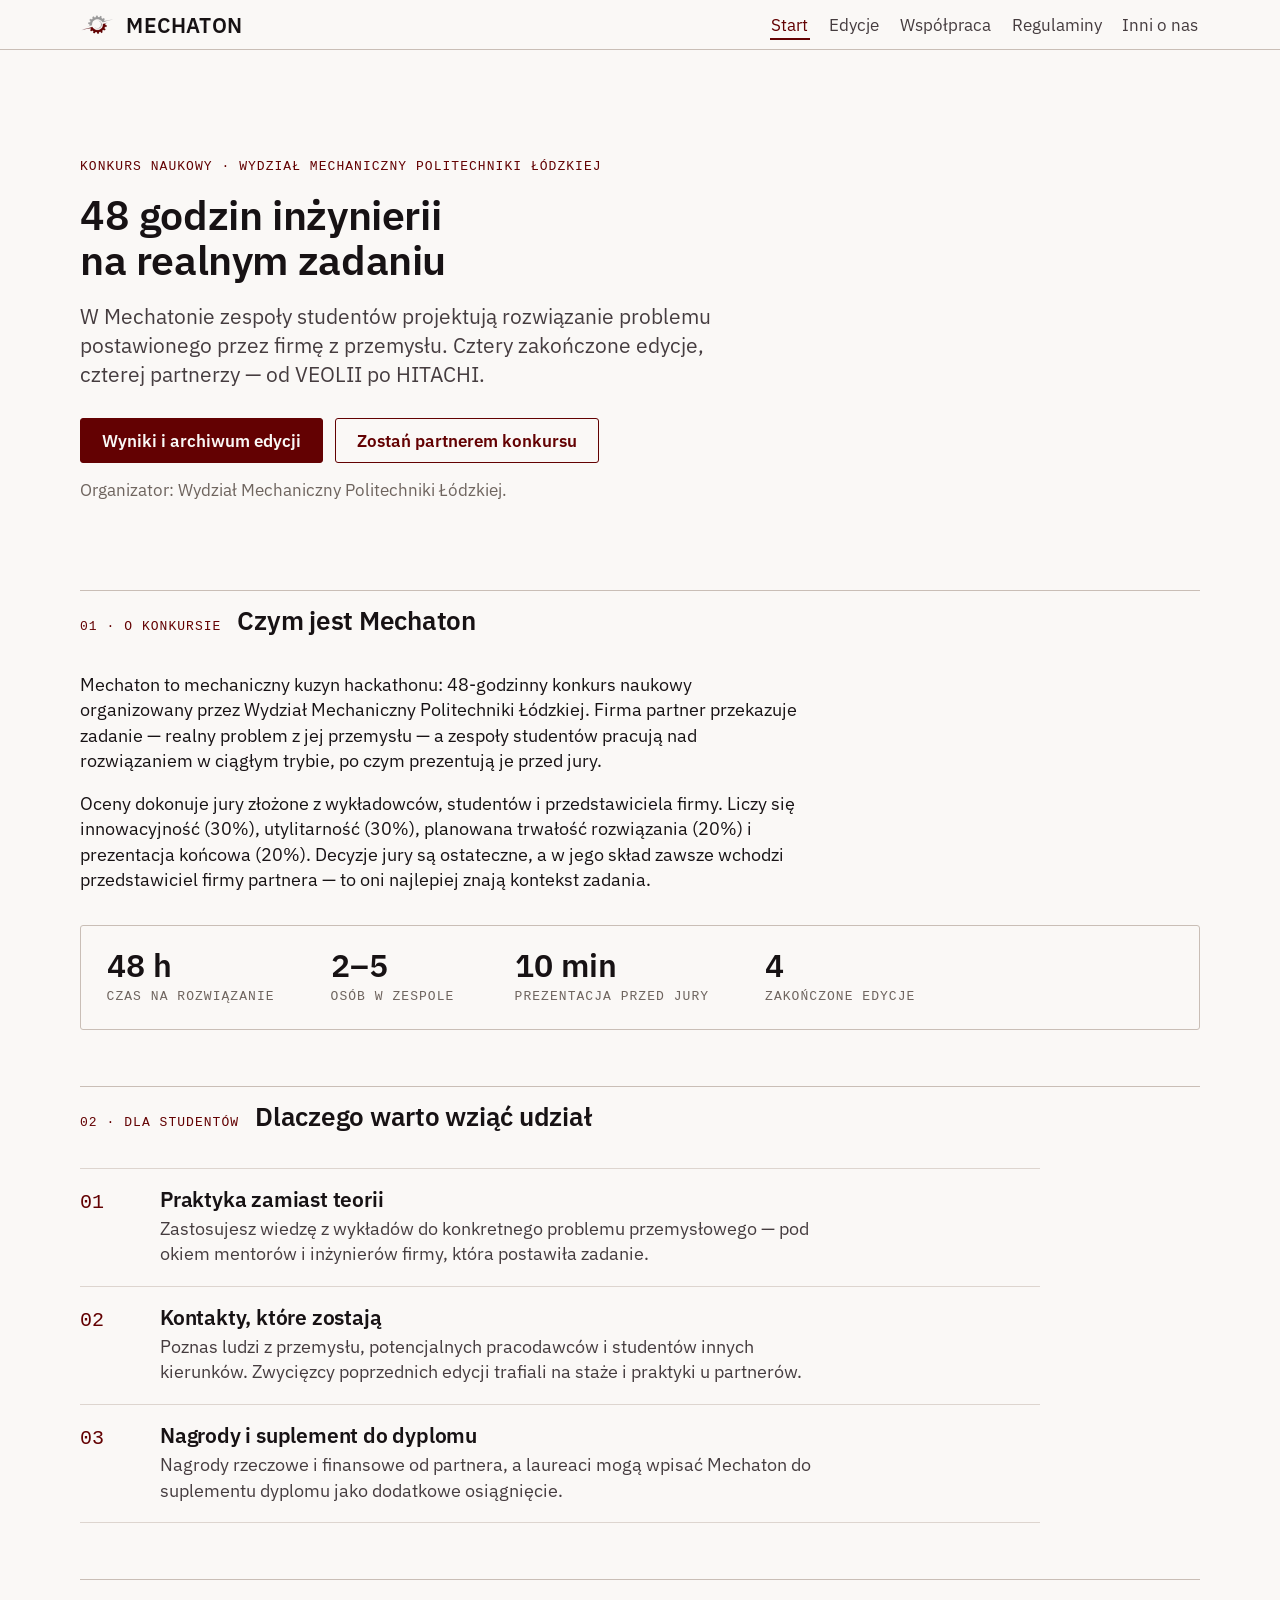
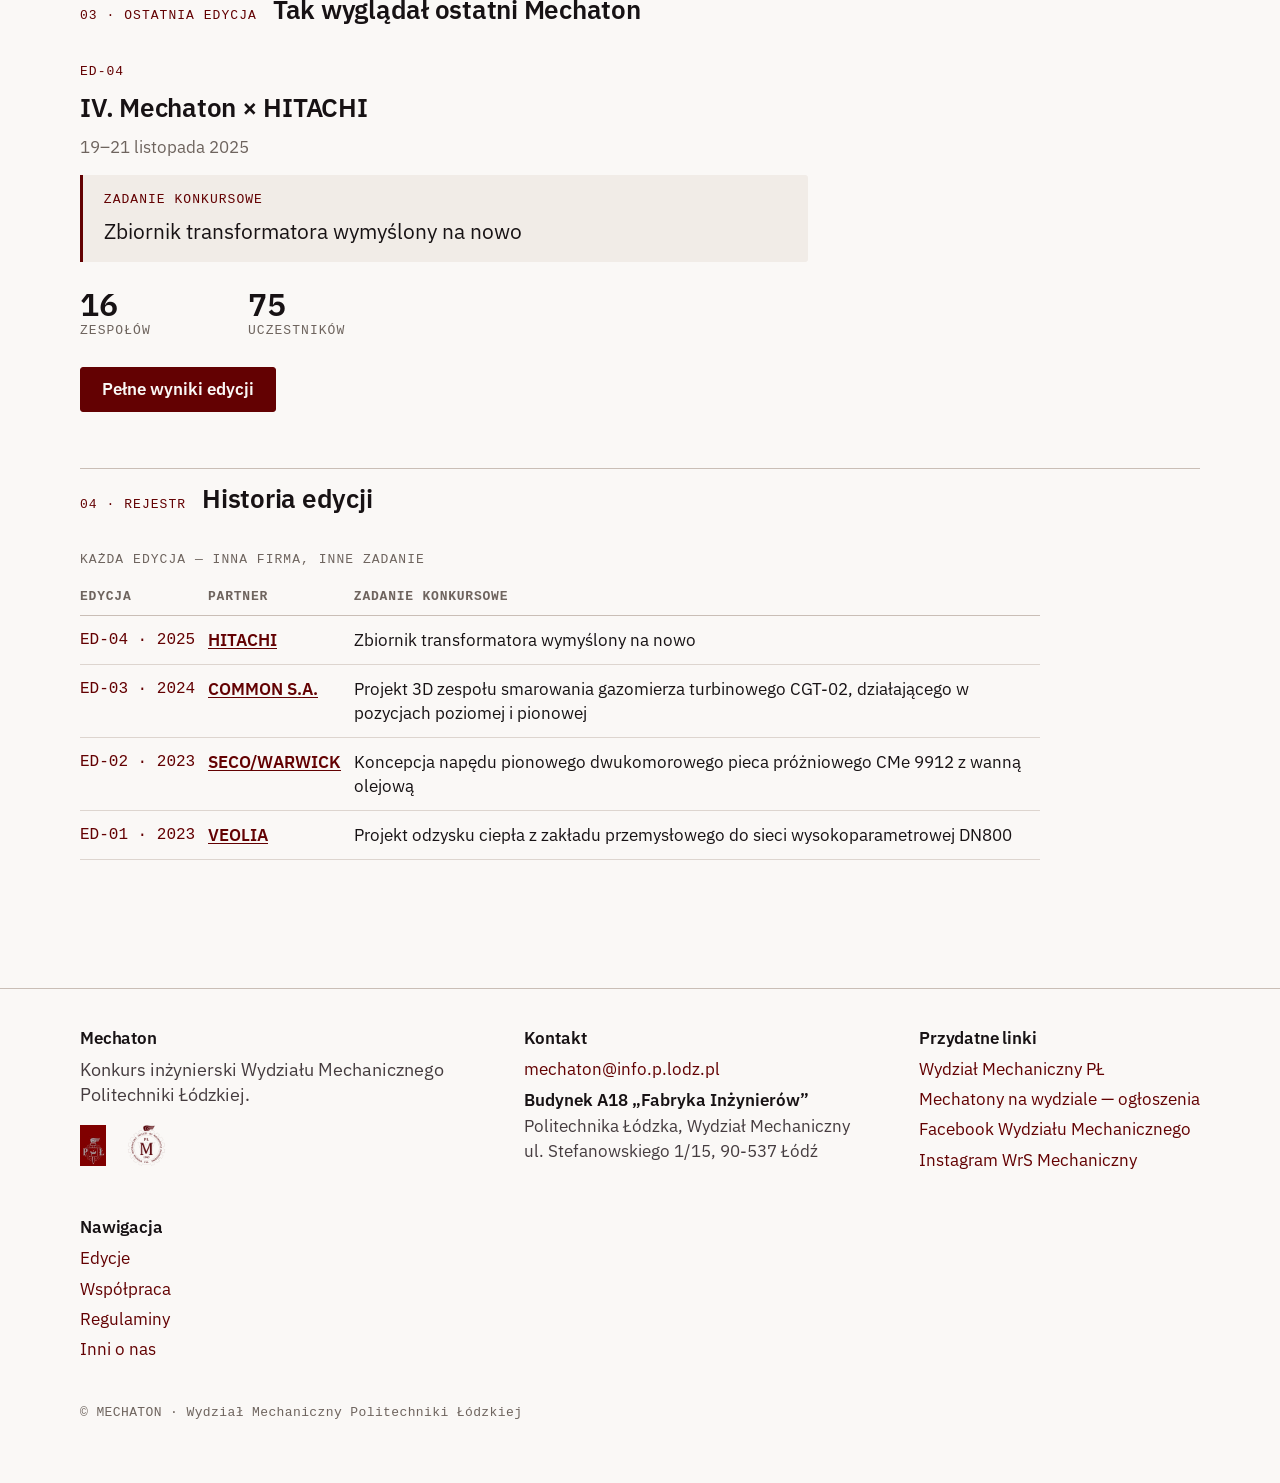
<file: index.html>
<!doctype html>
<html lang="pl">
<head>
<meta charset="utf-8">
<meta name="viewport" content="width=device-width, initial-scale=1">
<title>Mechaton — Konkurs Naukowy Wydziału Mechanicznego Politechniki Łódzkiej</title>
<meta name="description" content="Mechaton — 48-godzinny konkurs inżynierski Wydziału Mechanicznego Politechniki Łódzkiej. Zespoły studentów rozwiązują realne problemy postawione przez partnerów z przemysłu: HITACHI, COMMON, SECO/WARWICK, VEOLIA.">
<link rel="icon" type="image/jpeg" href="./media/favicon-mechaton.jpg">
<link rel="preload" href="./fonts/plex-sans-400.woff2" as="font" type="font/woff2" crossorigin>
<link rel="stylesheet" href="./styles.css">
<script src="./stan.js" defer></script>
<script src="./dane/edycje.js" defer></script>
<script src="./js/rdzen.js" defer></script>
</head>
<body>
<a class="skip-link" href="#tresc">Przejdź do treści</a>

<header class="site-header">
  <p class="statusbar" data-stan-statusbar hidden></p>
  <div class="container masthead">
    <a class="brand" href="./index.html">
      <img src="./media/logo-mechaton.png" alt="" width="56" height="56">
      <span class="brand-name">MECHATON</span>
    </a>
    <nav class="site-nav" aria-label="Nawigacja główna">
      <ul>
        <li><a href="./index.html" aria-current="page">Start</a></li>
        <li><a href="./edycje/index.html">Edycje</a></li>
        <li><a href="./wspolpraca.html">Współpraca</a></li>
        <li><a href="./regulaminy.html">Regulaminy</a></li>
        <li><a href="./inni-o-nas.html">Inni o nas</a></li>
      </ul>
    </nav>
  </div>
</header>

<main id="tresc" tabindex="-1">
  <div class="container">

    <!-- ═══ HERO — 4 fazy; bez JS widoczna jest faza "post" ═══ -->

    <section class="hero" data-faza="post" aria-labelledby="hero-post-tytul">
      <span class="etykieta">Konkurs Naukowy · Wydział Mechaniczny Politechniki Łódzkiej</span>
      <h1 id="hero-post-tytul">48 godzin inżynierii na realnym zadaniu</h1>
      <p class="lede">W Mechatonie zespoły studentów projektują rozwiązanie problemu postawionego
      przez firmę z przemysłu. Cztery zakończone edycje, czterej partnerzy — od VEOLII po HITACHI.</p>
      <div class="hero-ctas">
        <a class="btn btn-solid" href="./edycje/index.html">Wyniki i archiwum edycji</a>
        <a class="btn btn-outline" href="./wspolpraca.html">Zostań partnerem konkursu</a>
      </div>
      <p class="hero-note">Organizator: Wydział Mechaniczny Politechniki Łódzkiej.</p>
    </section>

    <section class="hero" data-faza="ogloszenie" hidden aria-labelledby="hero-ogl-tytul">
      <span class="etykieta">Ogłoszenie · Wydział Mechaniczny Politechniki Łódzkiej</span>
      <h1 id="hero-ogl-tytul"><span data-slot="numer">V</span>. Mechaton × <span data-slot="firma">[firma]</span></h1>
      <p class="lede"><span data-slot="tematy"></span></p>
      <p><strong>Kiedy:</strong> <span data-slot="datyTekst"></span>
        <span class="licznik" data-licznik="start" hidden></span><br>
        <strong>Zapisy startują:</strong> <span data-slot="zapisyOdTekst"></span></p>
      <div class="hero-ctas">
        <a class="btn btn-outline" href="./regulaminy.html">Przeczytaj zasady</a>
      </div>
      <p class="hero-note">Zgłoszenia zespołów (2–5 osób) przyjmujemy przez formularz —
      link pojawi się tutaj w dniu startu zapisów.</p>
    </section>

    <section class="hero" data-faza="zapisy" hidden aria-labelledby="hero-zap-tytul">
      <span class="etykieta">Zapisy otwarte · Wydział Mechaniczny Politechniki Łódzkiej</span>
      <h1 id="hero-zap-tytul">Zapisy na <span data-slot="numer">V</span>. Mechaton × <span data-slot="firma">[firma]</span> są otwarte</h1>
      <p class="lede"><span data-slot="tematy"></span></p>
      <p><strong>Kiedy:</strong> <span data-slot="datyTekst"></span>
        <span class="licznik" data-licznik="koniec" hidden></span><br>
        <strong>Zgłoszenia przyjmujemy do:</strong> <span data-slot="zapisyDoTekst"></span></p>
      <div class="hero-ctas">
        <a class="btn btn-solid" data-slot-link="linkFormularza" href="">Zgłoś zespół</a>
        <a class="btn btn-outline" href="./regulaminy.html">Przeczytaj zasady</a>
      </div>
      <p class="hero-note">Zespół liczy od 2 do 5 osób. Startują pełnoletni studenci
      Wydziału Mechanicznego PŁ — szczegóły w regulaminie.</p>
    </section>

    <section class="hero" data-faza="trwa" hidden aria-labelledby="hero-trwa-tytul">
      <span class="etykieta">Na żywo · Wydział Mechaniczny Politechniki Łódzkiej</span>
      <h1 id="hero-trwa-tytul"><span data-slot="numer">V</span>. Mechaton × <span data-slot="firma">[firma]</span> trwa</h1>
      <p class="lede">Konkurs rozpoczął się. Przez najbliższe 48 godzin — także w nocy poza
      kampusem — zespoły pracują nad rozwiązaniem zadania:</p>
      <p class="zadanie"><span class="etykieta zadanie-etykieta">Zadanie konkursowe</span><span data-slot="tematy"></span></p>
      <p><strong>Terminy:</strong> <span data-slot="datyTekst"></span> · prezentacje rozwiązań
      następują po upływie 48 godzin.</p>
      <div class="hero-ctas">
        <a class="btn btn-outline" data-slot-link="linkStronyEdycji" href="./edycje/index.html">Strona edycji</a>
        <a class="btn btn-outline" href="mailto:mechaton@info.p.lodz.pl">Kontakt do organizatorów</a>
      </div>
      <p class="hero-note">Wyniki, zdjęcia i podsumowanie pojawią się na tej stronie po zakończeniu konkursu.</p>
    </section>

    <!-- ═══ CZYM JEST ═══ -->
    <section aria-labelledby="czym-tytul">
      <div class="section-head">
        <span class="etykieta">01 · O konkursie</span>
        <h2 id="czym-tytul">Czym jest Mechaton</h2>
      </div>
      <div class="prose">
        <p>Mechaton to mechaniczny kuzyn hackathonu: 48-godzinny konkurs naukowy organizowany
        przez Wydział Mechaniczny Politechniki Łódzkiej. Firma partner przekazuje zadanie —
        realny problem z jej przemysłu — a zespoły studentów pracują nad rozwiązaniem
        w ciągłym trybie, po czym prezentują je przed jury.</p>
        <p>Oceny dokonuje jury złożone z wykładowców, studentów i przedstawiciela firmy.
        Liczy się innowacyjność (30%), utylitarność (30%), planowana trwałość rozwiązania
        (20%) i prezentacja końcowa (20%). Decyzje jury są ostateczne, a w jego skład
        zawsze wchodzi przedstawiciel firmy partnera — to oni najlepiej znają kontekst zadania.</p>
      </div>
      <div class="fakty">
        <div class="fakta"><div class="fakta-liczba">48 h</div><div class="fakta-etykieta">Czas na rozwiązanie</div></div>
        <div class="fakta"><div class="fakta-liczba">2–5</div><div class="fakta-etykieta">Osób w zespole</div></div>
        <div class="fakta"><div class="fakta-liczba">10 min</div><div class="fakta-etykieta">Prezentacja przed jury</div></div>
        <div class="fakta"><div class="fakta-liczba">4</div><div class="fakta-etykieta">Zakończone edycje</div></div>
      </div>
    </section>

    <!-- ═══ DLACZEGO WARTO ═══ -->
    <section aria-labelledby="dlaczego-tytul">
      <div class="section-head">
        <span class="etykieta">02 · Dla studentów</span>
        <h2 id="dlaczego-tytul">Dlaczego warto wziąć udział</h2>
      </div>
      <ul class="spec-list">
        <li>
          <span class="spec-num" aria-hidden="true">01</span>
          <div>
            <h3>Praktyka zamiast teorii</h3>
            <p>Zastosujesz wiedzę z wykładów do konkretnego problemu przemysłowego —
            pod okiem mentorów i inżynierów firmy, która postawiła zadanie.</p>
          </div>
        </li>
        <li>
          <span class="spec-num" aria-hidden="true">02</span>
          <div>
            <h3>Kontakty, które zostają</h3>
            <p>Poznas ludzi z przemysłu, potencjalnych pracodawców i studentów innych
            kierunków. Zwycięzcy poprzednich edycji trafiali na staże i praktyki u partnerów.</p>
          </div>
        </li>
        <li>
          <span class="spec-num" aria-hidden="true">03</span>
          <div>
            <h3>Nagrody i suplement do dyplomu</h3>
            <p>Nagrody rzeczowe i finansowe od partnera, a laureaci mogą wpisać Mechaton
            do suplementu dyplomu jako dodatkowe osiągnięcie.</p>
          </div>
        </li>
      </ul>
    </section>

    <!-- ═══ OSTATNIA EDYCJA (tylko faza post; zasila dane/edycje.js) ═══ -->
    <section data-faza="post" aria-labelledby="ostatnia-tytul">
      <div class="section-head">
        <span class="etykieta">03 · Ostatnia edycja</span>
        <h2 id="ostatnia-tytul">Tak wyglądał ostatni Mechaton</h2>
      </div>
      <div data-manifest-ostatnia>
        <p class="etykieta" data-o-etykieta>ED-04</p>
        <h3 style="font-size:var(--step-2)" data-o-tytul>IV. Mechaton × HITACHI</h3>
        <p class="edycja-meta" data-o-daty>19–21 listopada 2025</p>
        <p class="zadanie"><span class="etykieta zadanie-etykieta">Zadanie konkursowe</span><span data-o-temat>Zbiornik transformatora wymyślony na nowo</span></p>
        <div class="staty">
          <div class="fakta"><div class="stat-liczba" data-o-zespolow>16</div><div class="stat-etykieta">Zespołów</div></div>
          <div class="fakta"><div class="stat-liczba" data-o-uczestnikow>75</div><div class="stat-etykieta">Uczestników</div></div>
        </div>
        <p><a class="btn btn-solid" data-o-link href="./edycje/ED-04.html">Pełne wyniki edycji</a></p>
      </div>
    </section>

    <!-- ═══ HISTORIA (wszystkie fazy; zasila dane/edycje.js) ═══ -->
    <section aria-labelledby="historia-tytul">
      <div class="section-head">
        <span class="etykieta">04 · Rejestr</span>
        <h2 id="historia-tytul">Historia edycji</h2>
      </div>
      <div class="tabela-przewijanie">
      <table class="historia">
        <caption>Każda edycja — inna firma, inne zadanie</caption>
        <thead>
          <tr><th scope="col">Edycja</th><th scope="col">Partner</th><th scope="col">Zadanie konkursowe</th></tr>
        </thead>
        <tbody data-manifest-historia>
          <tr><td>ED-04 · 2025</td><td><a href="./edycje/ED-04.html">HITACHI</a></td><td>Zbiornik transformatora wymyślony na nowo</td></tr>
          <tr><td>ED-03 · 2024</td><td><a href="./edycje/ED-03.html">COMMON S.A.</a></td><td>Projekt 3D zespołu smarowania gazomierza turbinowego CGT-02</td></tr>
          <tr><td>ED-02 · 2023</td><td><a href="./edycje/ED-02.html">SECO/WARWICK</a></td><td>Koncepcja napędu pionowego dwukomorowego pieca próżniowego CMe 9912 z wanną olejową</td></tr>
          <tr><td>ED-01 · 2023</td><td><a href="./edycje/ED-01.html">VEOLIA</a></td><td>Projekt odzysku ciepła z zakładu przemysłowego do sieci wysokoparametrowej DN800</td></tr>
        </tbody>
      </table>
      </div>
    </section>

  </div>
</main>

<footer class="site-footer">
  <div class="container">
    <div class="stopka-grid">
      <div>
        <h2>Mechaton</h2>
        <p style="max-width:34ch; color:var(--fg-soft)">Konkurs inżynierski Wydziału
        Mechanicznego Politechniki Łódzkiej.</p>
        <div class="stopka-loga">
          <a href="https://p.lodz.pl/"><img loading="lazy" src="./media/img/logo-plozdzk.jpg" alt="Politechnika Łódzka" width="70" height="70"></a>
          <a href="https://mechaniczny.p.lodz.pl/"><img loading="lazy" src="./media/img/logo-wydzial-mechaniczny.png" alt="Wydział Mechaniczny PŁ" width="112" height="112"></a>
        </div>
      </div>
      <div class="kontakt-blok">
        <h2>Kontakt</h2>
        <ul>
          <li><a href="mailto:mechaton@info.p.lodz.pl">mechaton@info.p.lodz.pl</a></li>
          <li class="adres"><b>Budynek A18 „Fabryka Inżynierów”</b><br>
          Politechnika Łódzka, Wydział Mechaniczny<br>
          ul. Stefanowskiego 1/15, 90-537 Łódź</li>
        </ul>
      </div>
      <div>
        <h2>Przydatne linki</h2>
        <ul>
          <li><a href="https://mechaniczny.p.lodz.pl/">Wydział Mechaniczny PŁ</a></li>
          <li><a href="https://mechaniczny.p.lodz.pl/wydzial/mechatony-na-wydziale">Mechatony na wydziale — ogłoszenia</a></li>
          <li><a href="https://www.facebook.com/WydzialMechanicznyPL">Facebook Wydziału Mechanicznego</a></li>
          <li><a href="https://www.instagram.com/wrsmechaniczny/">Instagram WrS Mechaniczny</a></li>
        </ul>
      </div>
      <div>
        <h2>Nawigacja</h2>
        <ul>
          <li><a href="./edycje/index.html">Edycje</a></li>
          <li><a href="./wspolpraca.html">Współpraca</a></li>
          <li><a href="./regulaminy.html">Regulaminy</a></li>
          <li><a href="./inni-o-nas.html">Inni o nas</a></li>
        </ul>
      </div>
    </div>
    <p class="copyright">© MECHATON · Wydział Mechaniczny Politechniki Łódzkiej</p>
  </div>
</footer>
</body>
</html>
</file>
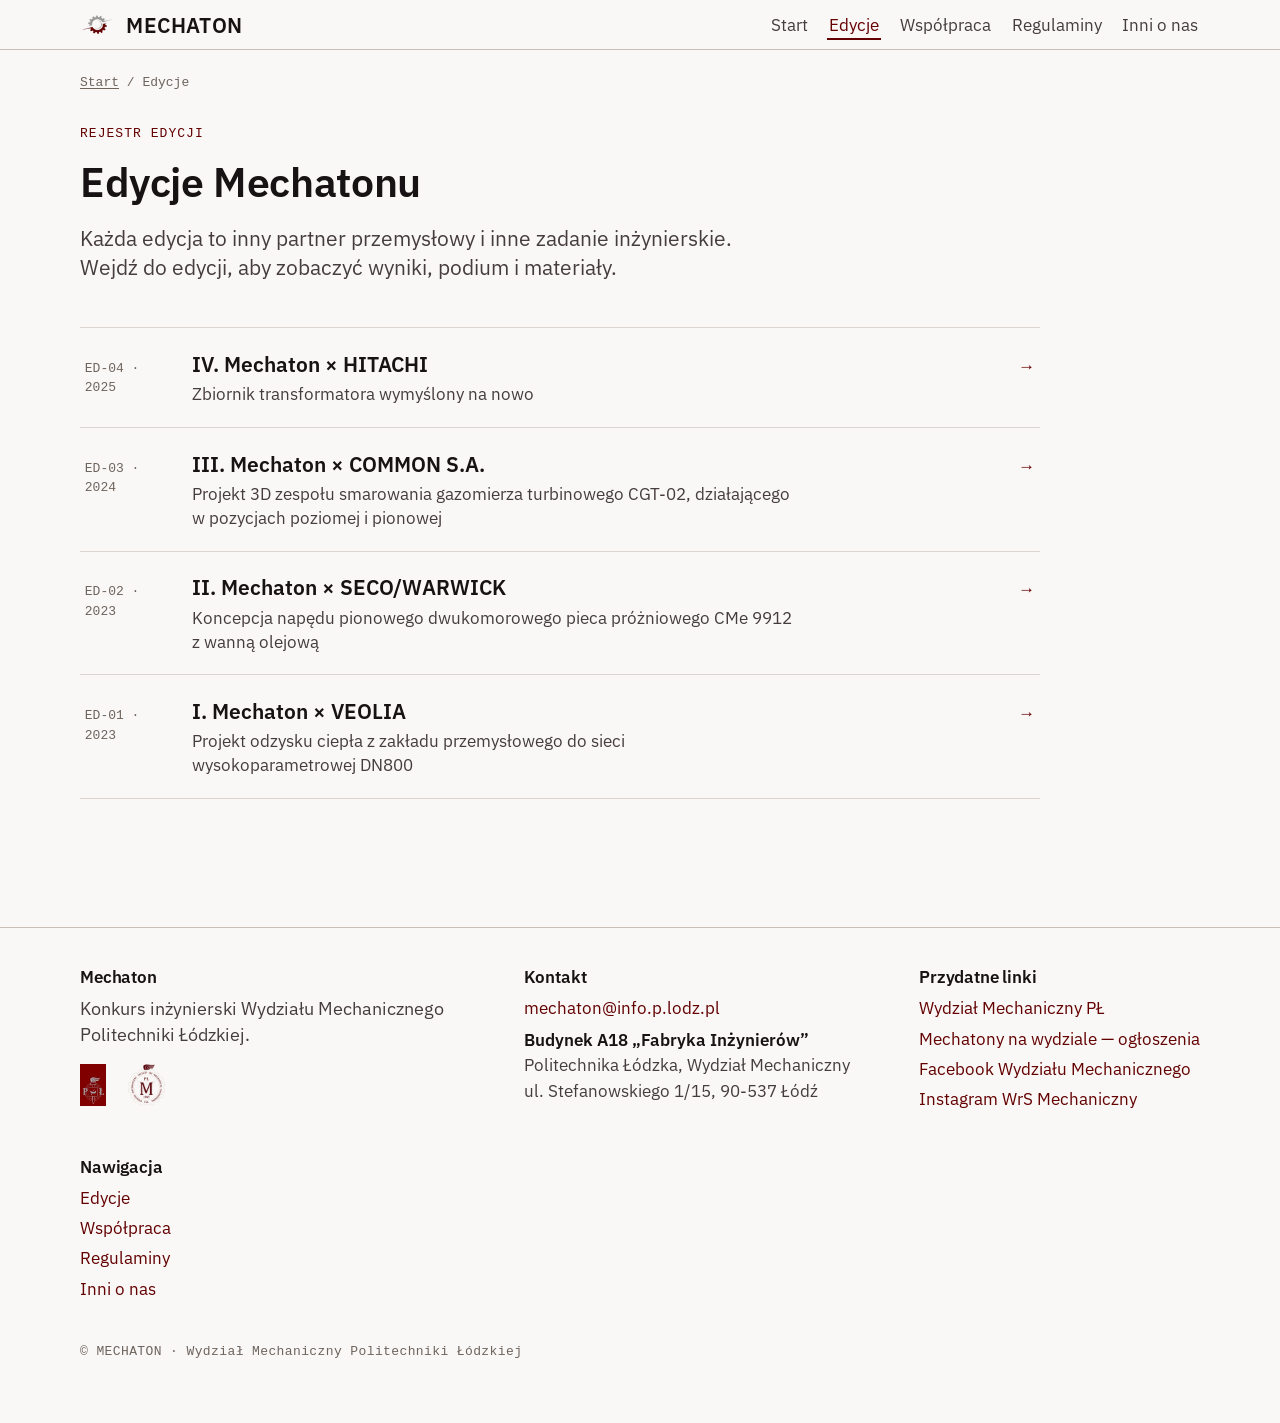
<file: edycje/index.html>
<!doctype html>
<html lang="pl">
<head>
<meta charset="utf-8">
<meta name="viewport" content="width=device-width, initial-scale=1">
<title>Edycje — Mechaton</title>
<meta name="description" content="Archiwum edycji konkursu Mechaton: zadania, wyniki i zwycięzcy wszystkich dotychczasowych edycji.">
<link rel="icon" type="image/jpeg" href="../media/favicon-mechaton.jpg">
<link rel="preload" href="../fonts/plex-sans-400.woff2" as="font" type="font/woff2" crossorigin>
<link rel="stylesheet" href="../styles.css">
<script src="../stan.js" defer></script>
<script src="../dane/edycje.js" defer></script>
<script src="../js/rdzen.js" defer></script>
</head>
<body>
<a class="skip-link" href="#tresc">Przejdź do treści</a>

<header class="site-header">
  <p class="statusbar" data-stan-statusbar hidden></p>
  <div class="container masthead">
    <a class="brand" href="../index.html">
      <img src="../media/logo-mechaton.png" alt="" width="56" height="56">
      <span class="brand-name">MECHATON</span>
    </a>
    <nav class="site-nav" aria-label="Nawigacja główna">
      <ul>
        <li><a href="../index.html">Start</a></li>
        <li><a href="./index.html" aria-current="page">Edycje</a></li>
        <li><a href="../wspolpraca.html">Współpraca</a></li>
        <li><a href="../regulaminy.html">Regulaminy</a></li>
        <li><a href="../inni-o-nas.html">Inni o nas</a></li>
      </ul>
    </nav>
  </div>
</header>

<main id="tresc" tabindex="-1">
  <div class="container">
    <p class="okruszki"><a href="../index.html">Start</a> / Edycje</p>
    <header class="hero" style="padding-top:1.2rem">
      <span class="etykieta">Rejestr edycji</span>
      <h1>Edycje Mechatonu</h1>
      <p class="lede">Każda edycja to inny partner przemysłowy i inne zadanie inżynierskie. Wejdź do edycji, aby zobaczyć wyniki, podium i materiały.</p>
    </header>
    <ul class="archiwum">
      <li><a class="karta" href="./ED-04.html">
        <span class="rok">ED-04 · 2025</span>
        <span><span class="tytul">IV. Mechaton × HITACHI</span>
        <span class="temat">Zbiornik transformatora wymyślony na nowo</span></span>
        <span class="strzalka" aria-hidden="true">→</span>
      </a></li>
      <li><a class="karta" href="./ED-03.html">
        <span class="rok">ED-03 · 2024</span>
        <span><span class="tytul">III. Mechaton × COMMON S.A.</span>
        <span class="temat">Projekt 3D zespołu smarowania gazomierza turbinowego CGT-02, działającego w pozycjach poziomej i pionowej</span></span>
        <span class="strzalka" aria-hidden="true">→</span>
      </a></li>
      <li><a class="karta" href="./ED-02.html">
        <span class="rok">ED-02 · 2023</span>
        <span><span class="tytul">II. Mechaton × SECO/WARWICK</span>
        <span class="temat">Koncepcja napędu pionowego dwukomorowego pieca próżniowego CMe 9912 z wanną olejową</span></span>
        <span class="strzalka" aria-hidden="true">→</span>
      </a></li>
      <li><a class="karta" href="./ED-01.html">
        <span class="rok">ED-01 · 2023</span>
        <span><span class="tytul">I. Mechaton × VEOLIA</span>
        <span class="temat">Projekt odzysku ciepła z zakładu przemysłowego do sieci wysokoparametrowej DN800</span></span>
        <span class="strzalka" aria-hidden="true">→</span>
      </a></li>
    </ul>
  </div>
</main>

<footer class="site-footer">
  <div class="container">
    <div class="stopka-grid">
      <div>
        <h2>Mechaton</h2>
        <p style="max-width:34ch; color:var(--fg-soft)">Konkurs inżynierski Wydziału
        Mechanicznego Politechniki Łódzkiej.</p>
        <div class="stopka-loga">
          <a href="https://p.lodz.pl/"><img src="../media/img/logo-plozdzk.jpg" alt="Politechnika Łódzka" width="70" height="70"></a>
          <a href="https://mechaniczny.p.lodz.pl/"><img src="../media/img/logo-wydzial-mechaniczny.png" alt="Wydział Mechaniczny PŁ" width="112" height="112"></a>
        </div>
      </div>
      <div class="kontakt-blok">
        <h2>Kontakt</h2>
        <ul>
          <li><a href="mailto:mechaton@info.p.lodz.pl">mechaton@info.p.lodz.pl</a></li>
          <li class="adres"><b>Budynek A18 „Fabryka Inżynierów”</b><br>
          Politechnika Łódzka, Wydział Mechaniczny<br>
          ul. Stefanowskiego 1/15, 90-537 Łódź</li>
        </ul>
      </div>
      <div>
        <h2>Przydatne linki</h2>
        <ul>
          <li><a href="https://mechaniczny.p.lodz.pl/">Wydział Mechaniczny PŁ</a></li>
          <li><a href="https://mechaniczny.p.lodz.pl/wydzial/mechatony-na-wydziale">Mechatony na wydziale — ogłoszenia</a></li>
          <li><a href="https://www.facebook.com/WydzialMechanicznyPL">Facebook Wydziału Mechanicznego</a></li>
          <li><a href="https://www.instagram.com/wrsmechaniczny/">Instagram WrS Mechaniczny</a></li>
        </ul>
      </div>
      <div>
        <h2>Nawigacja</h2>
        <ul>
          <li><a href="./index.html">Edycje</a></li>
          <li><a href="../wspolpraca.html">Współpraca</a></li>
          <li><a href="../regulaminy.html">Regulaminy</a></li>
          <li><a href="../inni-o-nas.html">Inni o nas</a></li>
        </ul>
      </div>
    </div>
    <p class="copyright">© MECHATON · Wydział Mechaniczny Politechniki Łódzkiej</p>
  </div>
</footer>
</body>
</html>
</file>
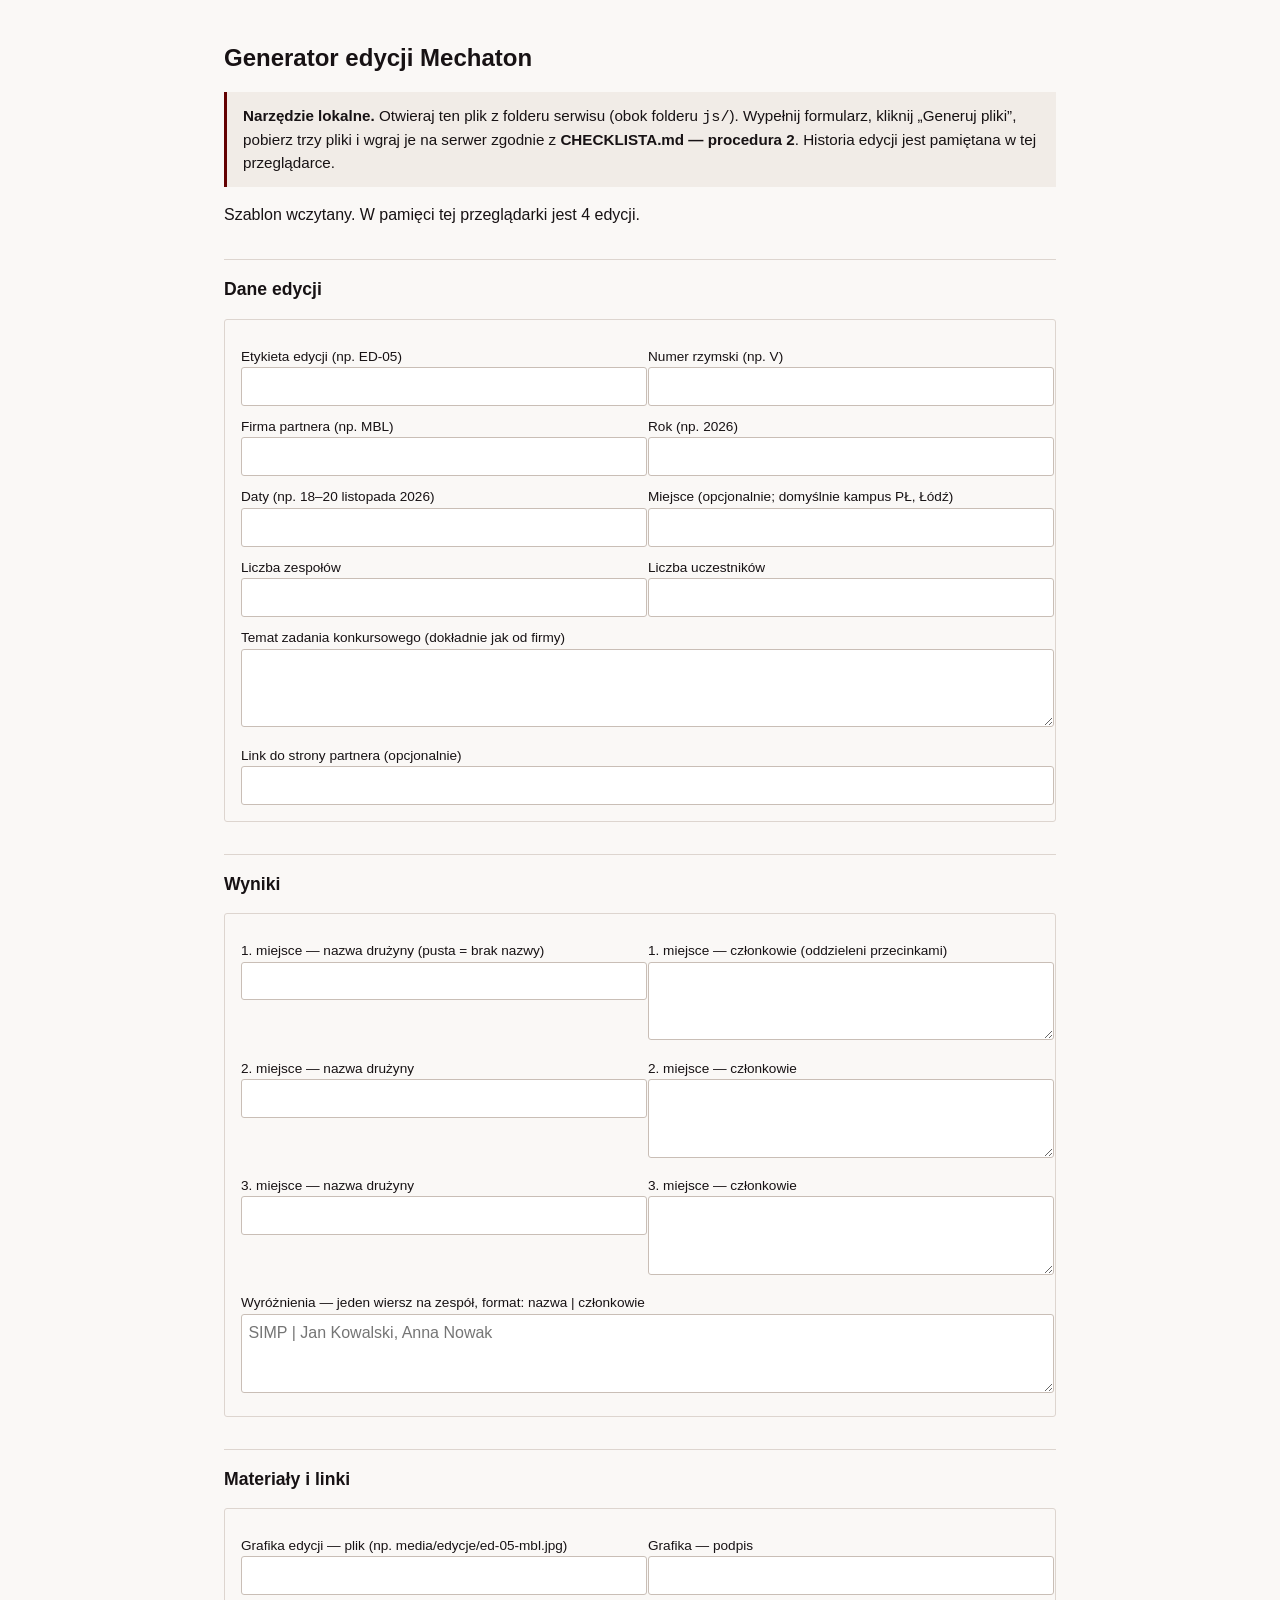
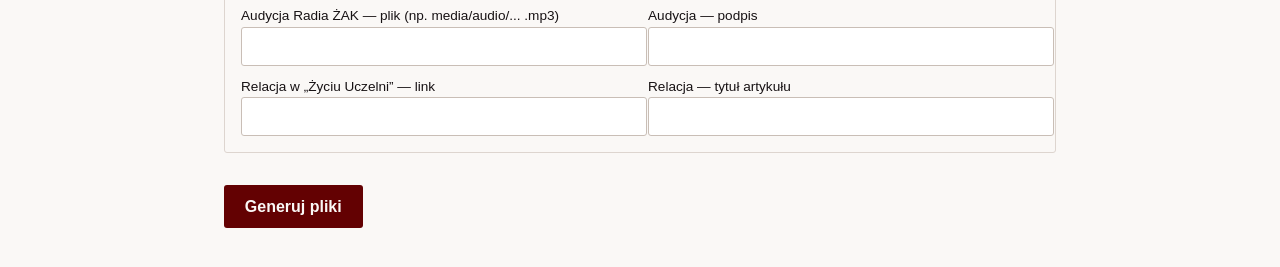
<file: generator-edycji.html>
<!doctype html>
<html lang="pl">
<head>
<meta charset="utf-8">
<meta name="viewport" content="width=device-width, initial-scale=1">
<title>Generator edycji — Mechaton (narzędzie lokalne)</title>
<style>
  /* Narzędzie lokalne — celowo samodzielne, bez zależności od styles.css serwisu */
  body { font-family: "Segoe UI", Arial, sans-serif; margin: 0; background: #faf8f6; color: #171214; line-height: 1.5; }
  main { max-width: 52rem; margin: 0 auto; padding: 1.5rem; }
  h1 { font-size: 1.5rem; } h2 { font-size: 1.1rem; margin-top: 2rem; border-top: 1px solid #ddd5cf; padding-top: 1rem; }
  .uwaga { background: #f1ece7; border-left: 3px solid #630102; padding: 0.8rem 1rem; margin: 1rem 0; font-size: 0.95rem; }
  fieldset { border: 1px solid #ddd5cf; border-radius: 3px; margin: 1rem 0; padding: 1rem; }
  label { display: block; font-size: 0.85rem; margin-top: 0.7rem; }
  input[type=text], input[type=number], textarea { width: 100%; padding: 0.4rem; font: inherit; border: 1px solid #c9beb6; border-radius: 3px; }
  textarea { min-height: 4rem; }
  .rząd { display: grid; grid-template-columns: 1fr 1fr; gap: 0 1rem; }
  button { font: inherit; font-weight: 600; background: #630102; color: #faf8f6; border: 0; border-radius: 3px; padding: 0.6rem 1.3rem; cursor: pointer; margin-top: 1rem; }
  button:hover { background: #4c0102; }
  button.do-pobrania { background: #f1ece7; color: #630102; border: 1px solid #630102; margin-right: 0.5rem; }
  .wynik { border: 1px solid #c9beb6; border-radius: 3px; padding: 1rem; margin: 1rem 0; background: #fff; }
  .wynik h3 { margin: 0 0 0.5rem; }
  .wynik pre { max-height: 10rem; overflow: auto; background: #f1ece7; padding: 0.6rem; font-size: 0.75rem; white-space: pre-wrap; }
  .blad { color: #630102; font-weight: 600; }
  .ok { color: #1d6b30; font-weight: 600; }
</style>
</head>
<body>
<main>
  <h1>Generator edycji Mechaton</h1>
  <div class="uwaga">
    <strong>Narzędzie lokalne.</strong> Otwieraj ten plik z folderu serwisu (obok folderu
    <code>js/</code>). Wypełnij formularz, kliknij „Generuj pliki”, pobierz trzy pliki
    i wgraj je na serwer zgodnie z <strong>CHECKLISTA.md — procedura 2</strong>.
    Historia edycji jest pamiętana w tej przeglądarce.
  </div>
  <p id="status-generatora"></p>

  <h2>Dane edycji</h2>
  <fieldset>
    <div class="rząd">
      <div><label for="f-etykieta">Etykieta edycji (np. ED-05)</label><input id="f-etykieta" type="text" required></div>
      <div><label for="f-numer">Numer rzymski (np. V)</label><input id="f-numer" type="text" required></div>
      <div><label for="f-firma">Firma partnera (np. MBL)</label><input id="f-firma" type="text" required></div>
      <div><label for="f-rok">Rok (np. 2026)</label><input id="f-rok" type="text" required></div>
      <div><label for="f-daty">Daty (np. 18–20 listopada 2026)</label><input id="f-daty" type="text" required></div>
      <div><label for="f-miejsce">Miejsce (opcjonalnie; domyślnie kampus PŁ, Łódź)</label><input id="f-miejsce" type="text"></div>
      <div><label for="f-zespolow">Liczba zespołów</label><input id="f-zespolow" type="number" min="1" required></div>
      <div><label for="f-uczestnikow">Liczba uczestników</label><input id="f-uczestnikow" type="number" min="1" required></div>
    </div>
    <label for="f-temat">Temat zadania konkursowego (dokładnie jak od firmy)</label>
    <textarea id="f-temat" required></textarea>
    <label for="f-partnerlink">Link do strony partnera (opcjonalnie)</label>
    <input id="f-partnerlink" type="text">
  </fieldset>

  <h2>Wyniki</h2>
  <fieldset>
    <div class="rząd">
      <div><label for="f-d1">1. miejsce — nazwa drużyny (pusta = brak nazwy)</label><input id="f-d1" type="text"></div>
      <div><label for="f-c1">1. miejsce — członkowie (oddzieleni przecinkami)</label><textarea id="f-c1"></textarea></div>
      <div><label for="f-d2">2. miejsce — nazwa drużyny</label><input id="f-d2" type="text"></div>
      <div><label for="f-c2">2. miejsce — członkowie</label><textarea id="f-c2"></textarea></div>
      <div><label for="f-d3">3. miejsce — nazwa drużyny</label><input id="f-d3" type="text"></div>
      <div><label for="f-c3">3. miejsce — członkowie</label><textarea id="f-c3"></textarea></div>
    </div>
    <label for="f-wyroznienia">Wyróżnienia — jeden wiersz na zespół, format: nazwa | członkowie</label>
    <textarea id="f-wyroznienia" placeholder="SIMP | Jan Kowalski, Anna Nowak"></textarea>
  </fieldset>

  <h2>Materiały i linki</h2>
  <fieldset>
    <div class="rząd">
      <div><label for="f-grafika">Grafika edycji — plik (np. media/edycje/ed-05-mbl.jpg)</label><input id="f-grafika" type="text"></div>
      <div><label for="f-grafikaopis">Grafika — podpis</label><input id="f-grafikaopis" type="text"></div>
      <div><label for="f-audio">Audycja Radia ŻAK — plik (np. media/audio/... .mp3)</label><input id="f-audio" type="text"></div>
      <div><label for="f-audioopis">Audycja — podpis</label><input id="f-audioopis" type="text"></div>
    </div>
    <div class="rząd">
      <div><label for="f-zulink">Relacja w „Życiu Uczelni” — link</label><input id="f-zulink" type="text"></div>
      <div><label for="f-zutytul">Relacja — tytuł artykułu</label><input id="f-zutytul" type="text"></div>
    </div>
  </fieldset>

  <button id="b-generuj" type="button">Generuj pliki</button>
  <p id="blad" class="blad"></p>

  <div id="wyniki"></div>
</main>

<script src="./js/szablon-edycji.js"></script>
<script>
(function () {
  "use strict";
  var KLUCZ_MANIFEST = "mechaton-generator-manifest-v1";
  var KLUCZ_FORM = "mechaton-generator-form-v1";

  var status = document.getElementById("status-generatora");
  if (typeof SZABLON_EDYCJI === "undefined") {
    status.innerHTML = '<span class="blad">Nie wczytał się szablon (js/szablon-edycji.js). Otwórz ten plik z folderu serwisu — ma leżeć obok folderu js/.</span>';
    document.getElementById("b-generuj").disabled = true;
    return;
  }

  /* ziarno manifestu — cztery pierwsze edycje (spójne z danymi repozytorium) */
  var ZIARNO = [
    { etykieta: "ED-04", numer: "IV", firma: "HITACHI", rok: "2025", plik: "ED-04.html", daty: "19–21 listopada 2025", temat: "Zbiornik transformatora wymyślony na nowo", zespolow: 16, uczestnikow: 75 },
    { etykieta: "ED-03", numer: "III", firma: "COMMON S.A.", rok: "2024", plik: "ED-03.html", daty: "11–13 grudnia 2024", temat: "Projekt 3D zespołu smarowania gazomierza turbinowego CGT-02", zespolow: 15, uczestnikow: 69 },
    { etykieta: "ED-02", numer: "II", firma: "SECO/WARWICK", rok: "2023", plik: "ED-02.html", daty: "22–24 listopada 2023", temat: "Koncepcja napędu pionowego dwukomorowego pieca próżniowego CMe 9912 z wanną olejową", zespolow: 15, uczestnikow: 74 },
    { etykieta: "ED-01", numer: "I", firma: "VEOLIA", rok: "2023", plik: "ED-01.html", daty: "18–20 stycznia 2023", temat: "Projekt odzysku ciepła z zakładu przemysłowego do sieci wysokoparametrowej DN800", zespolow: 11, uczestnikow: 50 }
  ];

  function wczytajManifest() {
    try {
      var surowe = localStorage.getItem(KLUCZ_MANIFEST);
      if (surowe) return JSON.parse(surowe);
    } catch (e) { /* brak/popsute localStorage → ziarno */ }
    return ZIARNO.slice();
  }
  function zapiszManifest(lista) {
    try { localStorage.setItem(KLUCZ_MANIFEST, JSON.stringify(lista)); } catch (e) { /* prywatny tryb — pomijamy */ }
  }
  function zapiszFormularz() {
    var dane = {};
    pola().forEach(function (id) {
      dane[id] = document.getElementById(id).value;
    });
    try { localStorage.setItem(KLUCZ_FORM, JSON.stringify(dane)); } catch (e) { /* pomijamy */ }
  }
  function odtworzFormularz() {
    try {
      var dane = JSON.parse(localStorage.getItem(KLUCZ_FORM) || "null");
      if (!dane) return;
      pola().forEach(function (id) {
        if (typeof dane[id] === "string" && dane[id] !== "") document.getElementById(id).value = dane[id];
      });
    } catch (e) { /* pomijamy */ }
  }
  function pola() {
    return Array.prototype.slice.call(document.querySelectorAll("input, textarea"))
      .filter(function (el) { return el.id && el.id.indexOf("f-") === 0; })
      .map(function (el) { return el.id; });
  }

  function tekst(id) { return document.getElementById(id).value.trim(); }

  /* normalizacja etykiety → bezpieczna nazwa pliku:
     "ED 05" → ED-05, "V" → ED-V, "ed05" → ED-05; bez spacji i znaków specjalnych */
  function normalizujEtykiete(surowa) {
    var s = String(surowa || "").toUpperCase().replace(/[^A-Z0-9\-]/g, "-")
      .replace(/-+/g, "-").replace(/^-|-$/g, "");
    if (!/^ED-/.test(s)) s = "ED-" + s;
    return s;
  }
  function plikZEtykiety(etykieta) { return etykieta + ".html"; }

  /* sprawdza tylko niepustość — NIE escapuje (wyjście idzie do textContent/pre) */
  function pusty(s) { return String(s == null ? "" : s); }

  document.getElementById("b-generuj").addEventListener("click", function () {
    var blad = document.getElementById("blad");
    blad.textContent = "";
    var wyniki = document.getElementById("wyniki");
    wyniki.innerHTML = "";

    var braki = [];
    if (!tekst("f-etykieta")) braki.push("etykieta edycji");
    if (!tekst("f-numer")) braki.push("numer rzymski");
    if (!tekst("f-firma")) braki.push("firma");
    if (!tekst("f-rok")) braki.push("rok");
    if (!tekst("f-daty")) braki.push("daty");
    if (!tekst("f-temat")) braki.push("temat zadania");
    if (!tekst("f-zespolow")) braki.push("liczba zespołów");
    if (!tekst("f-uczestnikow")) braki.push("liczba uczestników");
    if (!tekst("f-c1")) braki.push("członkowie drużyny z 1. miejsca");
    if (braki.length) {
      blad.textContent = "Uzupełnij pola: " + braki.join(", ") + ".";
      return;
    }

    var etykieta = normalizujEtykiete(tekst("f-etykieta"));
    var plik = plikZEtykiety(etykieta);

    /* wyróżnienia: "nazwa | członkowie" w wierszach */
    var wyroznienia = tekst("f-wyroznienia").split("\n").map(function (linia) {
      var czesci = linia.split("|");
      if (!pusty(czesci[0] || "").trim()) return null;
      return { druzyna: (czesci[0] || "").trim(), czlonkowie: (czesci[1] || "").trim() };
    }).filter(Boolean);

    var grafika = tekst("f-grafika") ? { plik: tekst("f-grafika"), opis: tekst("f-grafikaopis") } : null;
    var audio = tekst("f-audio") ? { plik: tekst("f-audio"), opis: tekst("f-audioopis") } : null;

    var edycja = {
      etykieta: etykieta,
      numer: tekst("f-numer"),
      firma: tekst("f-firma"),
      rok: tekst("f-rok"),
      plik: plik,
      daty: tekst("f-daty"),
      miejsce: tekst("f-miejsce"),
      temat: tekst("f-temat"),
      zespolow: Number(tekst("f-zespolow")) || 0,
      uczestnikow: Number(tekst("f-uczestnikow")) || 0,
      partnerLink: tekst("f-partnerlink"),
      grafika: grafika,
      audio: audio,
      zuLink: tekst("f-zulink"),
      zuTytul: tekst("f-zutytul"),
      zwyciezcy: [
        { miejsce: 1, druzyna: tekst("f-d1"), czlonkowie: tekst("f-c1") },
        { miejsce: 2, druzyna: tekst("f-d2"), czlonkowie: tekst("f-c2") },
        { miejsce: 3, druzyna: tekst("f-d3"), czlonkowie: tekst("f-c3") }
      ].filter(function (z) { return z.czlonkowie || z.druzyna; }),
      wyroznienia: wyroznienia
    };

    /* manifest: nowa edycja na górze (odradzamy duplikat etykiety) */
    var lista = wczytajManifest().filter(function (e) { return e.etykieta !== etykieta; });
    lista.unshift({
      etykieta: etykieta, numer: edycja.numer, firma: edycja.firma, rok: edycja.rok,
      plik: plik, daty: edycja.daty, temat: edycja.temat,
      zespolow: edycja.zespolow, uczestnikow: edycja.uczestnikow
    });

    var starsza = lista[1] || null; /* pierwsza starsza = „poprz” */
    var htmlStrony = SZABLON_EDYCJI.strona(edycja, starsza, null);
    var htmlArchiwum = SZABLON_EDYCJI.archiwum(lista);
    var jsManifest = SZABLON_EDYCJI.manifest(lista);

    zapiszManifest(lista);
    zapiszFormularz();

    var opisy = [
      { naglowek: "1. Strona edycji — zapisz jako " + plik + " i wgraj do folderu edycje/", tresc: htmlStrony, nazwa: plik },
      { naglowek: "2. Indeks archiwum — zapisz jako index.html i wgraj do folderu edycje/ (zastąp stary)", tresc: htmlArchiwum, nazwa: "index.html" },
      { naglowek: "3. Manifest — zapisz jako edycje.js i wgraj do folderu dane/ (zastąp stary)", tresc: jsManifest, nazwa: "edycje.js" }
    ];

    opisy.forEach(function (o) {
      var div = document.createElement("div");
      div.className = "wynik";
      var h = document.createElement("h3");
      h.textContent = o.naglowek;
      var pre = document.createElement("pre");
      pre.textContent = o.tresc;
      var btn = document.createElement("button");
      btn.type = "button";
      btn.className = "do-pobrania";
      btn.textContent = "Pobierz „" + o.nazwa + "”";
      btn.addEventListener("click", function () {
        /* BOM, żeby Notatnik na Windows poprawnie otwierał polskie znaki */
        var blob = new Blob(["\ufeff" + o.tresc], { type: "text/plain;charset=utf-8" });
        var a = document.createElement("a");
        a.href = URL.createObjectURL(blob);
        a.download = o.nazwa;
        document.body.appendChild(a);
        a.click();
        document.body.removeChild(a);
        setTimeout(function () { URL.revokeObjectURL(a.href); }, 2000);
      });
      div.appendChild(h);
      div.appendChild(pre);
      div.appendChild(btn);
      wyniki.appendChild(div);
    });

    var podsumowanie = document.createElement("p");
    podsumowanie.className = "ok";
    podsumowanie.textContent = "Wygenerowano. Wgraj trzy pliki wg CHECKLISTY (procedura 2), a potem sprawdź stronę przez Ctrl+F5.";
    wyniki.insertBefore(podsumowanie, wyniki.firstChild);
  });

  odtworzFormularz();
  status.textContent = "Szablon wczytany. W pamięci tej przeglądarki jest " +
    wczytajManifest().length + " edycji.";
})();
</script>
</body>
</html>
</file>
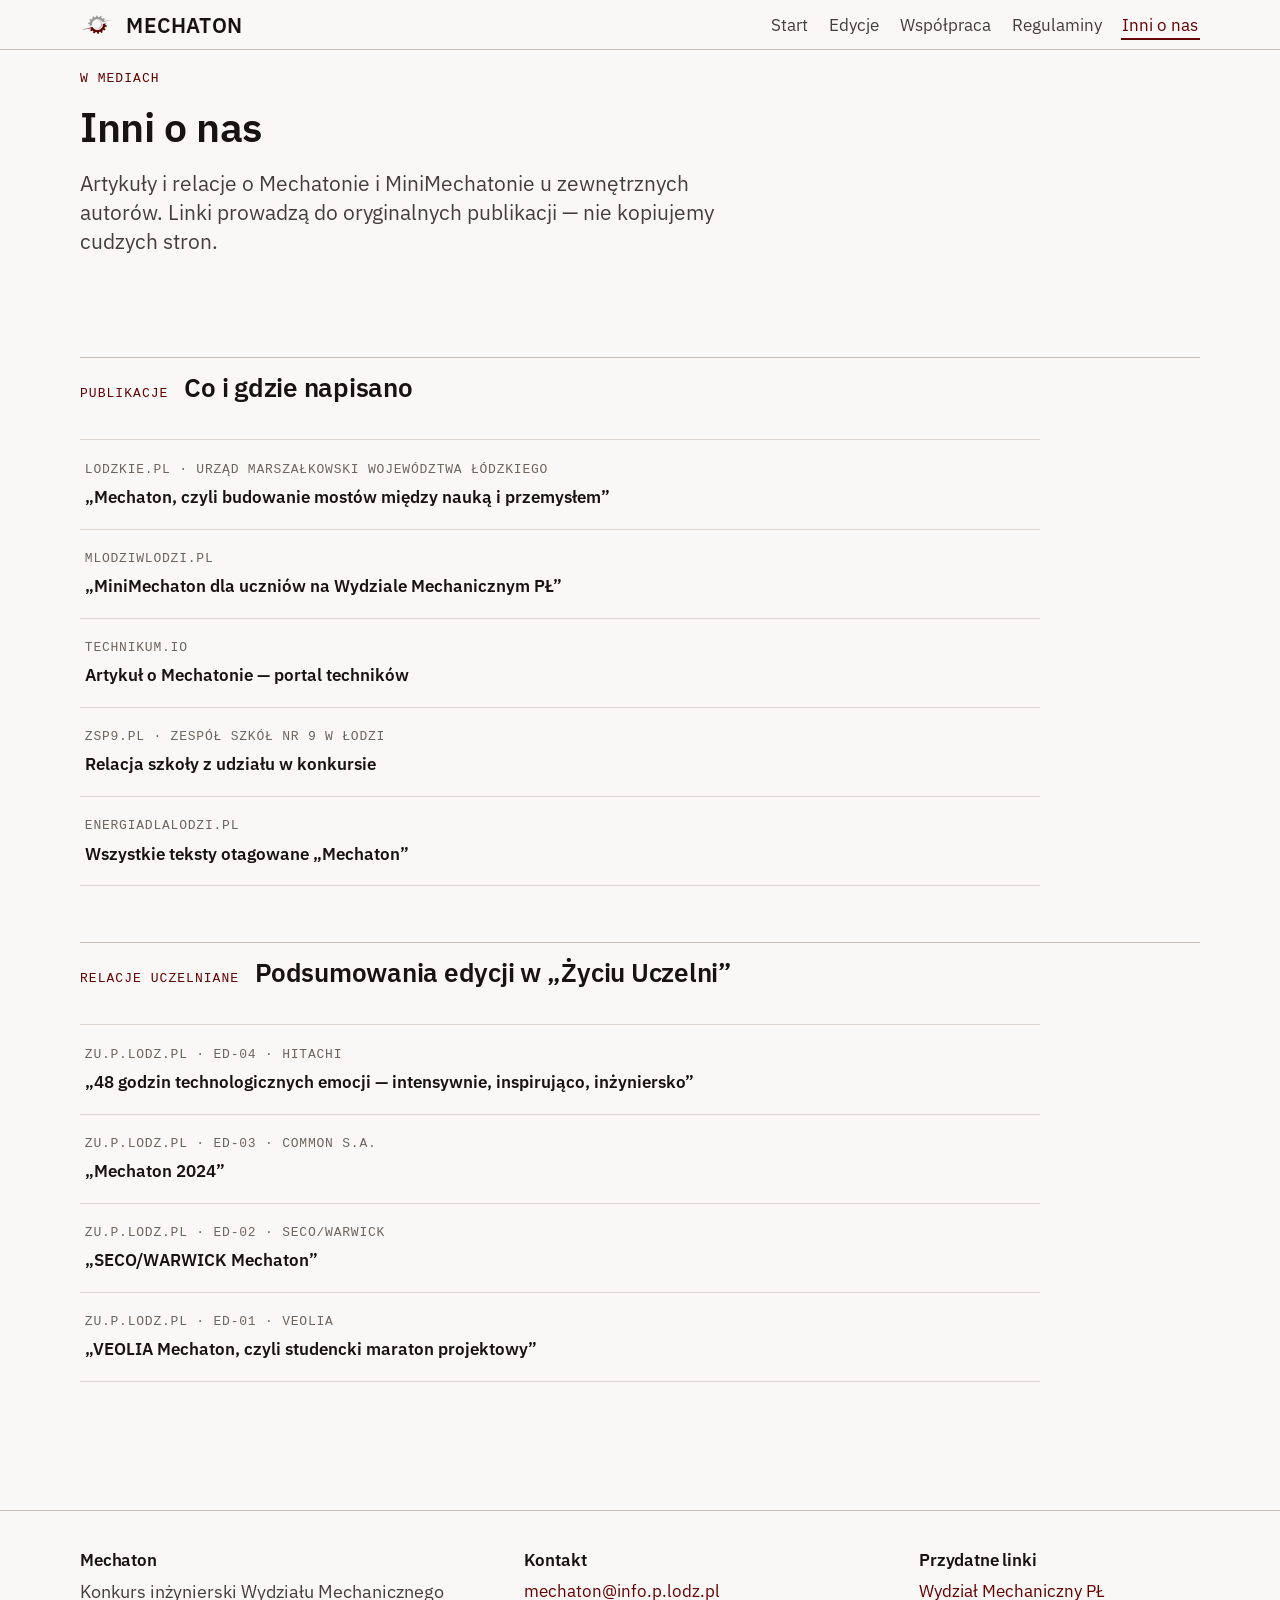
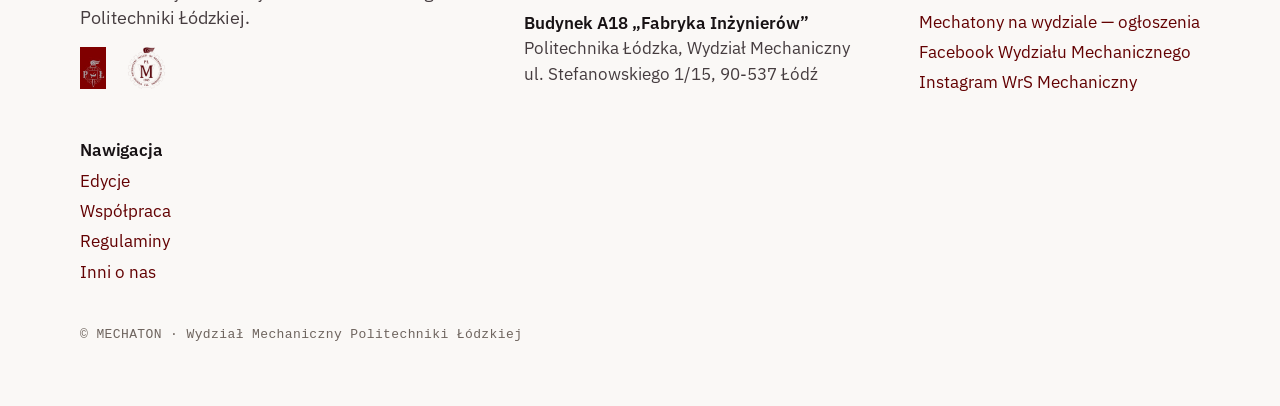
<file: inni-o-nas.html>
<!doctype html>
<html lang="pl">
<head>
<meta charset="utf-8">
<meta name="viewport" content="width=device-width, initial-scale=1">
<title>Inni o nas — Mechaton</title>
<meta name="description" content="Co o Mechatonie piszą inni: Urząd Marszałkowski Województwa Łódzkiego, Młodzi w Łodzi, szkoły i lokalne media.">
<link rel="icon" type="image/jpeg" href="./media/favicon-mechaton.jpg">
<link rel="preload" href="./fonts/plex-sans-400.woff2" as="font" type="font/woff2" crossorigin>
<link rel="stylesheet" href="./styles.css">
<script src="./stan.js" defer></script>
<script src="./dane/edycje.js" defer></script>
<script src="./js/rdzen.js" defer></script>
</head>
<body>
<a class="skip-link" href="#tresc">Przejdź do treści</a>

<header class="site-header">
  <p class="statusbar" data-stan-statusbar hidden></p>
  <div class="container masthead">
    <a class="brand" href="./index.html">
      <img src="./media/logo-mechaton.png" alt="" width="56" height="56">
      <span class="brand-name">MECHATON</span>
    </a>
    <nav class="site-nav" aria-label="Nawigacja główna">
      <ul>
        <li><a href="./index.html">Start</a></li>
        <li><a href="./edycje/index.html">Edycje</a></li>
        <li><a href="./wspolpraca.html">Współpraca</a></li>
        <li><a href="./regulaminy.html">Regulaminy</a></li>
        <li><a href="./inni-o-nas.html" aria-current="page">Inni o nas</a></li>
      </ul>
    </nav>
  </div>
</header>

<main id="tresc" tabindex="-1">
  <div class="container">
    <header class="hero" style="padding-top:1.2rem">
      <span class="etykieta">W mediach</span>
      <h1>Inni o nas</h1>
      <p class="lede">Artykuły i relacje o Mechatonie i MiniMechatonie u zewnętrznych
      autorów. Linki prowadzą do oryginalnych publikacji — nie kopiujemy cudzych stron.</p>
    </header>

    <section aria-labelledby="zrodla-tytul">
      <div class="section-head">
        <span class="etykieta">Publikacje</span>
        <h2 id="zrodla-tytul">Co i gdzie napisano</h2>
      </div>
      <ul class="zrodla">
        <li>
          <a href="https://www.lodzkie.pl/strona-glowna/aktualnosci/mechaton,-czyli-budowanie-most%C3%B3w-mi%C4%99dzy-nauk%C4%85-i-przemys%C5%82em">
            <span class="serwis">lodzkie.pl · Urząd Marszałkowski Województwa Łódzkiego</span>
            <span class="tytul">„Mechaton, czyli budowanie mostów między nauką i przemysłem”</span>
          </a>
        </li>
        <li>
          <a href="https://mlodziwlodzi.pl/minimechaton-dla-uczniow-na-wydziale-mechanicznym-pl/">
            <span class="serwis">mlodziwlodzi.pl</span>
            <span class="tytul">„MiniMechaton dla uczniów na Wydziale Mechanicznym PŁ”</span>
          </a>
        </li>
        <li>
          <a href="https://technikum.io/mechaton/">
            <span class="serwis">technikum.io</span>
            <span class="tytul">Artykuł o Mechatonie — portal techników</span>
          </a>
        </li>
        <li>
          <a href="https://zsp9.pl/26288-2/">
            <span class="serwis">zsp9.pl · Zespół Szkół nr 9 w Łodzi</span>
            <span class="tytul">Relacja szkoły z udziału w konkursie</span>
          </a>
        </li>
        <li>
          <a href="https://www.energiadlalodzi.pl/tag/mechaton/">
            <span class="serwis">energiadlalodzi.pl</span>
            <span class="tytul">Wszystkie teksty otagowane „Mechaton”</span>
          </a>
        </li>
      </ul>
    </section>

    <section aria-labelledby="wlasne-tytul">
      <div class="section-head">
        <span class="etykieta">Relacje uczelniane</span>
        <h2 id="wlasne-tytul">Podsumowania edycji w „Życiu Uczelni”</h2>
      </div>
      <ul class="zrodla">
        <li>
          <a href="https://www.zu.p.lodz.pl/48-godzin-technologicznych-emocji-intensywnie-inspirujaco-inzyniersko">
            <span class="serwis">zu.p.lodz.pl · ED-04 · HITACHI</span>
            <span class="tytul">„48 godzin technologicznych emocji — intensywnie, inspirująco, inżyniersko”</span>
          </a>
        </li>
        <li>
          <a href="https://www.zu.p.lodz.pl/mechaton-2024">
            <span class="serwis">zu.p.lodz.pl · ED-03 · COMMON S.A.</span>
            <span class="tytul">„Mechaton 2024”</span>
          </a>
        </li>
        <li>
          <a href="https://www.zu.p.lodz.pl/secowarwick-mechaton">
            <span class="serwis">zu.p.lodz.pl · ED-02 · SECO/WARWICK</span>
            <span class="tytul">„SECO/WARWICK Mechaton”</span>
          </a>
        </li>
        <li>
          <a href="https://www.zu.p.lodz.pl/veolia-mechaton-czyli-studencki-maraton-projektowy">
            <span class="serwis">zu.p.lodz.pl · ED-01 · VEOLIA</span>
            <span class="tytul">„VEOLIA Mechaton, czyli studencki maraton projektowy”</span>
          </a>
        </li>
      </ul>
    </section>
  </div>
</main>

<footer class="site-footer">
  <div class="container">
    <div class="stopka-grid">
      <div>
        <h2>Mechaton</h2>
        <p style="max-width:34ch; color:var(--fg-soft)">Konkurs inżynierski Wydziału
        Mechanicznego Politechniki Łódzkiej.</p>
        <div class="stopka-loga">
          <a href="https://p.lodz.pl/"><img loading="lazy" src="./media/img/logo-plozdzk.jpg" alt="Politechnika Łódzka" width="70" height="70"></a>
          <a href="https://mechaniczny.p.lodz.pl/"><img loading="lazy" src="./media/img/logo-wydzial-mechaniczny.png" alt="Wydział Mechaniczny PŁ" width="112" height="112"></a>
        </div>
      </div>
      <div class="kontakt-blok">
        <h2>Kontakt</h2>
        <ul>
          <li><a href="mailto:mechaton@info.p.lodz.pl">mechaton@info.p.lodz.pl</a></li>
          <li class="adres"><b>Budynek A18 „Fabryka Inżynierów”</b><br>
          Politechnika Łódzka, Wydział Mechaniczny<br>
          ul. Stefanowskiego 1/15, 90-537 Łódź</li>
        </ul>
      </div>
      <div>
        <h2>Przydatne linki</h2>
        <ul>
          <li><a href="https://mechaniczny.p.lodz.pl/">Wydział Mechaniczny PŁ</a></li>
          <li><a href="https://mechaniczny.p.lodz.pl/wydzial/mechatony-na-wydziale">Mechatony na wydziale — ogłoszenia</a></li>
          <li><a href="https://www.facebook.com/WydzialMechanicznyPL">Facebook Wydziału Mechanicznego</a></li>
          <li><a href="https://www.instagram.com/wrsmechaniczny/">Instagram WrS Mechaniczny</a></li>
        </ul>
      </div>
      <div>
        <h2>Nawigacja</h2>
        <ul>
          <li><a href="./edycje/index.html">Edycje</a></li>
          <li><a href="./wspolpraca.html">Współpraca</a></li>
          <li><a href="./regulaminy.html">Regulaminy</a></li>
          <li><a href="./inni-o-nas.html">Inni o nas</a></li>
        </ul>
      </div>
    </div>
    <p class="copyright">© MECHATON · Wydział Mechaniczny Politechniki Łódzkiej</p>
  </div>
</footer>
</body>
</html>
</file>
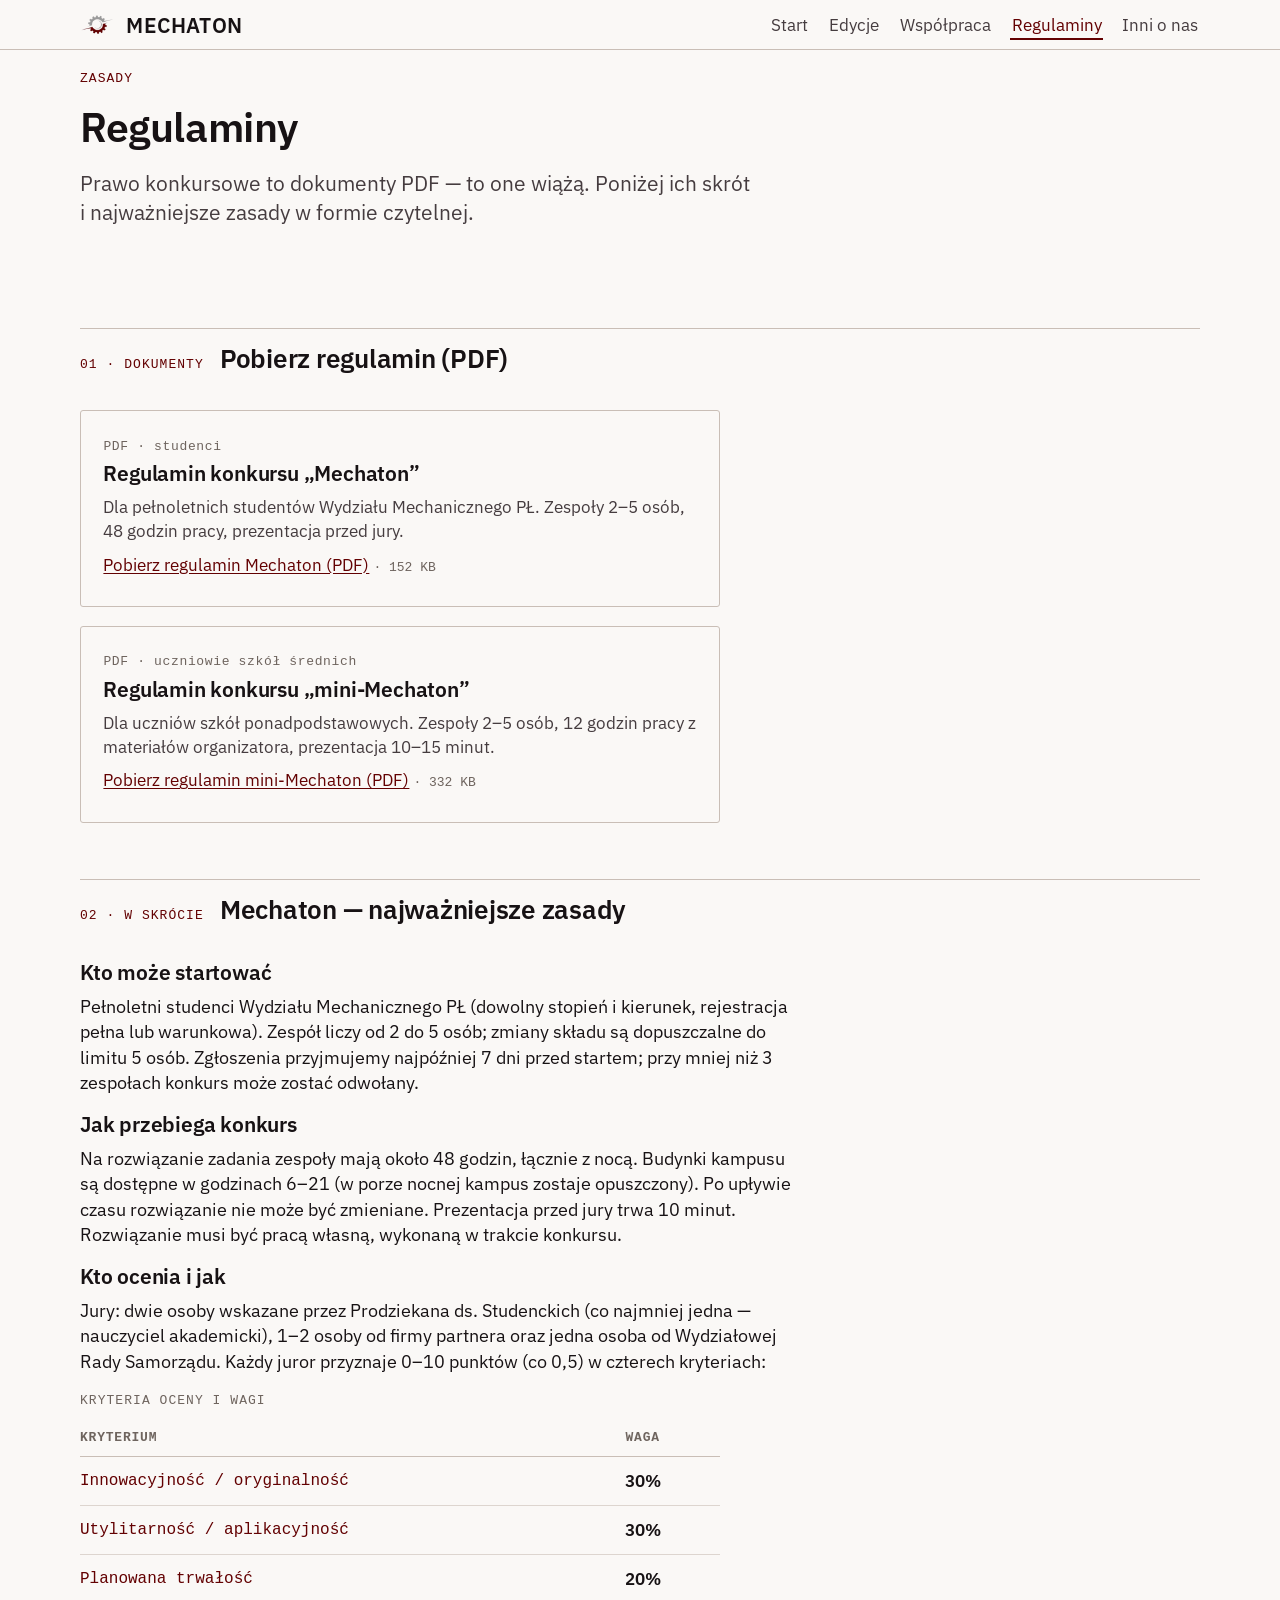
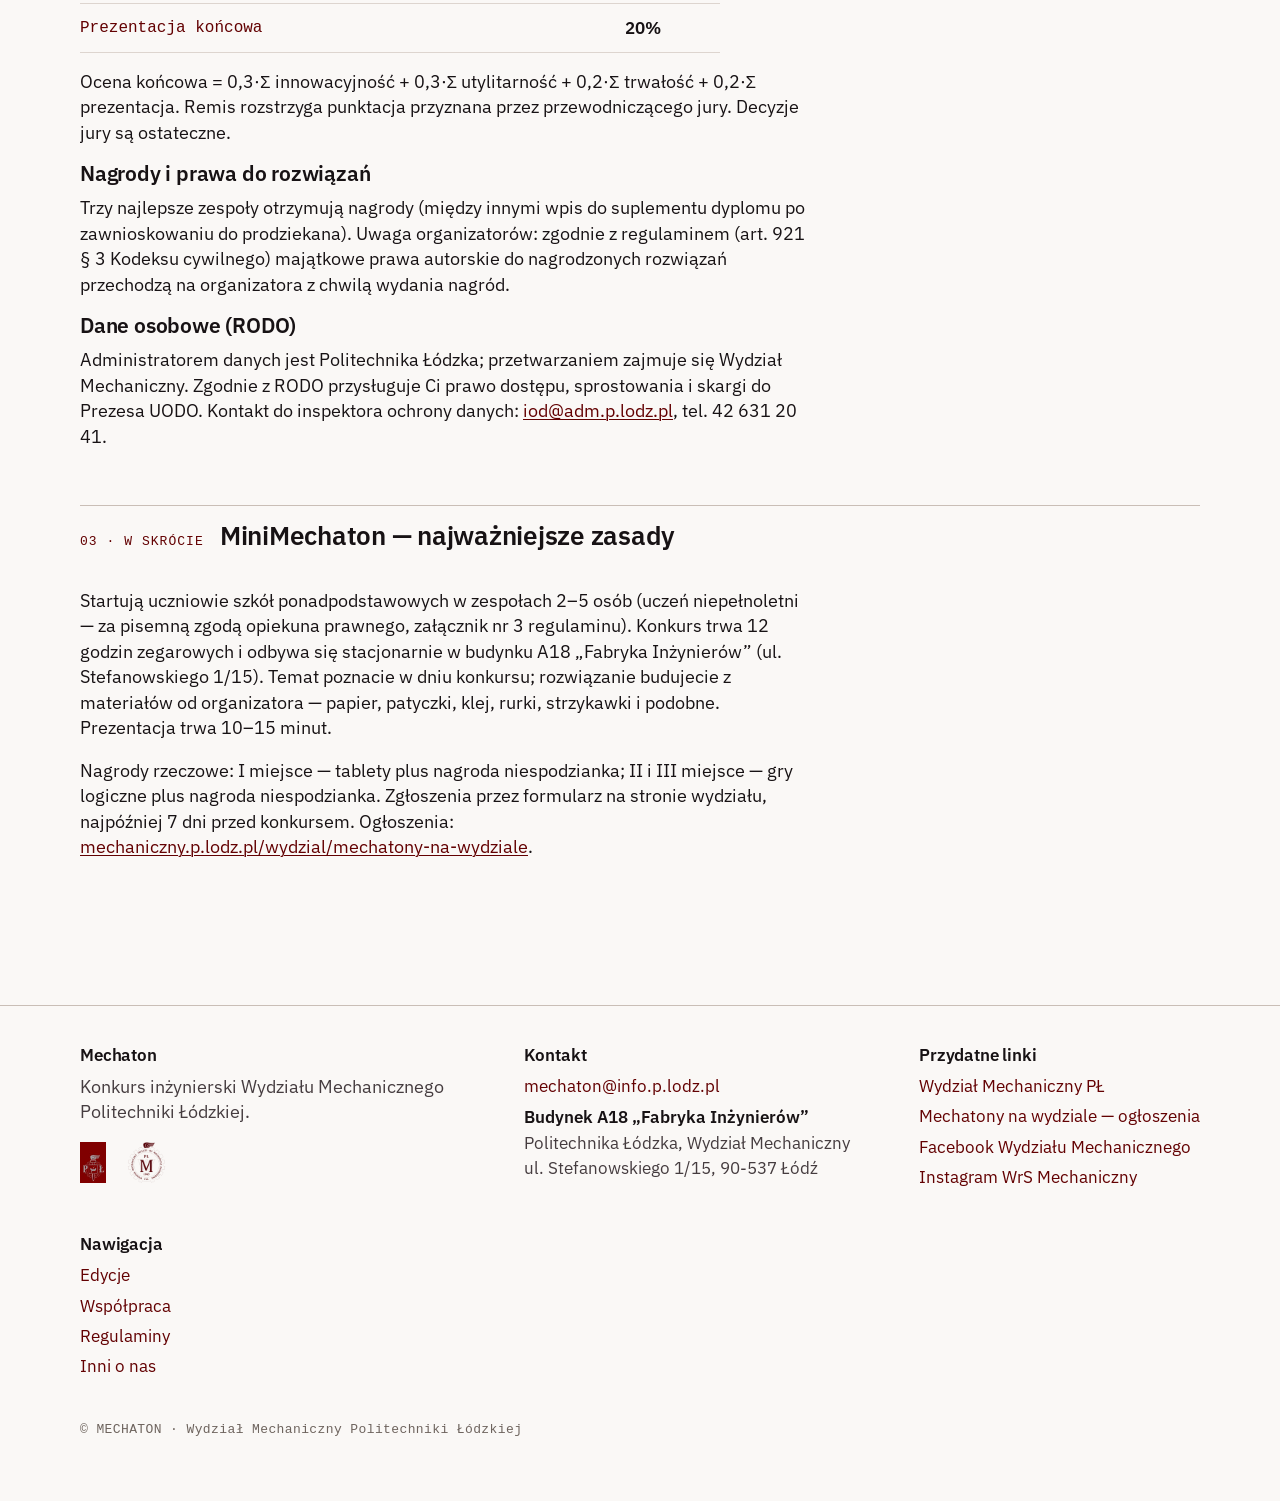
<file: regulaminy.html>
<!doctype html>
<html lang="pl">
<head>
<meta charset="utf-8">
<meta name="viewport" content="width=device-width, initial-scale=1">
<title>Regulaminy — Mechaton</title>
<meta name="description" content="Regulaminy konkursu Mechaton i MiniMechaton: zasady uczestnictwa, skład zespołów, kryteria oceny, nagrody. Dokumenty PDF do pobrania + najważniejsze zasady w skrócie.">
<link rel="icon" type="image/jpeg" href="./media/favicon-mechaton.jpg">
<link rel="preload" href="./fonts/plex-sans-400.woff2" as="font" type="font/woff2" crossorigin>
<link rel="stylesheet" href="./styles.css">
<script src="./stan.js" defer></script>
<script src="./dane/edycje.js" defer></script>
<script src="./js/rdzen.js" defer></script>
</head>
<body>
<a class="skip-link" href="#tresc">Przejdź do treści</a>

<header class="site-header">
  <p class="statusbar" data-stan-statusbar hidden></p>
  <div class="container masthead">
    <a class="brand" href="./index.html">
      <img src="./media/logo-mechaton.png" alt="" width="56" height="56">
      <span class="brand-name">MECHATON</span>
    </a>
    <nav class="site-nav" aria-label="Nawigacja główna">
      <ul>
        <li><a href="./index.html">Start</a></li>
        <li><a href="./edycje/index.html">Edycje</a></li>
        <li><a href="./wspolpraca.html">Współpraca</a></li>
        <li><a href="./regulaminy.html" aria-current="page">Regulaminy</a></li>
        <li><a href="./inni-o-nas.html">Inni o nas</a></li>
      </ul>
    </nav>
  </div>
</header>

<main id="tresc" tabindex="-1">
  <div class="container">
    <header class="hero" style="padding-top:1.2rem">
      <span class="etykieta">Zasady</span>
      <h1>Regulaminy</h1>
      <p class="lede">Prawo konkursowe to dokumenty PDF — to one wiążą.
      Poniżej ich skrót i najważniejsze zasady w formie czytelnej.</p>
    </header>

    <section aria-labelledby="dokumenty-tytul">
      <div class="section-head">
        <span class="etykieta">01 · Dokumenty</span>
        <h2 id="dokumenty-tytul">Pobierz regulamin (PDF)</h2>
      </div>
      <div class="dokument">
        <span class="typ">PDF · studenci</span>
        <h3>Regulamin konkursu „Mechaton”</h3>
        <p>Dla pełnoletnich studentów Wydziału Mechanicznego PŁ. Zespoły 2–5 osób,
        48 godzin pracy, prezentacja przed jury.</p>
        <p><a href="./media/dokumenty/regulamin-mechaton.pdf">Pobierz regulamin Mechaton (PDF)</a>
        <span class="rozmiar">· 152 KB</span></p>
      </div>
      <div class="dokument">
        <span class="typ">PDF · uczniowie szkół średnich</span>
        <h3>Regulamin konkursu „mini-Mechaton”</h3>
        <p>Dla uczniów szkół ponadpodstawowych. Zespoły 2–5 osób, 12 godzin pracy
        z materiałów organizatora, prezentacja 10–15 minut.</p>
        <p><a href="./media/dokumenty/regulamin-minimechaton.pdf">Pobierz regulamin mini-Mechaton (PDF)</a>
        <span class="rozmiar">· 332 KB</span></p>
      </div>
    </section>

    <section aria-labelledby="skrot-tytul">
      <div class="section-head">
        <span class="etykieta">02 · W skrócie</span>
        <h2 id="skrot-tytul">Mechaton — najważniejsze zasady</h2>
      </div>
      <div class="prose">
        <h3 style="font-size:var(--step-1)">Kto może startować</h3>
        <p>Pełnoletni studenci Wydziału Mechanicznego PŁ (dowolny stopień i kierunek,
        rejestracja pełna lub warunkowa). Zespół liczy od 2 do 5 osób; zmiany składu
        są dopuszczalne do limitu 5 osób. Zgłoszenia przyjmujemy najpóźniej 7 dni
        przed startem; przy mniej niż 3 zespołach konkurs może zostać odwołany.</p>

        <h3 style="font-size:var(--step-1)">Jak przebiega konkurs</h3>
        <p>Na rozwiązanie zadania zespoły mają około 48 godzin, łącznie z nocą.
        Budynki kampusu są dostępne w godzinach 6–21 (w porze nocnej kampus
        zostaje opuszczony). Po upływie czasu rozwiązanie nie może być zmieniane.
        Prezentacja przed jury trwa 10 minut. Rozwiązanie musi być pracą własną,
        wykonaną w trakcie konkursu.</p>

        <h3 style="font-size:var(--step-1)">Kto ocenia i jak</h3>
        <p>Jury: dwie osoby wskazane przez Prodziekana ds. Studenckich (co najmniej
        jedna — nauczyciel akademicki), 1–2 osoby od firmy partnera oraz jedna osoba
        od Wydziałowej Rady Samorządu. Każdy juror przyznaje 0–10 punktów (co 0,5)
        w czterech kryteriach:</p>
      </div>
      <div class="tabela-przewijanie">
      <table class="historia" style="max-width:40rem">
        <caption>Kryteria oceny i wagi</caption>
        <thead><tr><th scope="col">Kryterium</th><th scope="col">Waga</th></tr></thead>
        <tbody>
          <tr><td>Innowacyjność / oryginalność</td><td>30%</td></tr>
          <tr><td>Utylitarność / aplikacyjność</td><td>30%</td></tr>
          <tr><td>Planowana trwałość</td><td>20%</td></tr>
          <tr><td>Prezentacja końcowa</td><td>20%</td></tr>
        </tbody>
      </table>
      </div>
      <div class="prose" style="margin-top:1rem">
        <p>Ocena końcowa = 0,3·Σ innowacyjność + 0,3·Σ utylitarność + 0,2·Σ trwałość
        + 0,2·Σ prezentacja. Remis rozstrzyga punktacja przyznana przez
        przewodniczącego jury. Decyzje jury są ostateczne.</p>

        <h3 style="font-size:var(--step-1)">Nagrody i prawa do rozwiązań</h3>
        <p>Trzy najlepsze zespoły otrzymują nagrody (między innymi wpis do suplementu
        dyplomu po zawnioskowaniu do prodziekana). Uwaga organizatorów: zgodnie
        z regulaminem (art. 921 § 3 Kodeksu cywilnego) majątkowe prawa autorskie
        do nagrodzonych rozwiązań przechodzą na organizatora z chwilą wydania nagród.</p>

        <h3 style="font-size:var(--step-1)">Dane osobowe (RODO)</h3>
        <p>Administratorem danych jest Politechnika Łódzka; przetwarzaniem zajmuje się
        Wydział Mechaniczny. Zgodnie z RODO przysługuje Ci prawo dostępu, sprostowania
        i skargi do Prezesa UODO. Kontakt do inspektora ochrony danych:
        <a href="mailto:iod@adm.p.lodz.pl">iod@adm.p.lodz.pl</a>, tel. 42 631 20 41.</p>
      </div>
    </section>

    <section aria-labelledby="mini-tytul">
      <div class="section-head">
        <span class="etykieta">03 · W skrócie</span>
        <h2 id="mini-tytul">MiniMechaton — najważniejsze zasady</h2>
      </div>
      <div class="prose">
        <p>Startują uczniowie szkół ponadpodstawowych w zespołach 2–5 osób (uczeń
        niepełnoletni — za pisemną zgodą opiekuna prawnego, załącznik nr 3 regulaminu).
        Konkurs trwa 12 godzin zegarowych i odbywa się stacjonarnie w budynku A18
        „Fabryka Inżynierów” (ul. Stefanowskiego 1/15). Temat poznacie w dniu konkursu;
        rozwiązanie budujecie z materiałów od organizatora — papier, patyczki, klej,
        rurki, strzykawki i podobne. Prezentacja trwa 10–15 minut.</p>
        <p>Nagrody rzeczowe: I miejsce — tablety plus nagroda niespodzianka;
        II i III miejsce — gry logiczne plus nagroda niespodzianka. Zgłoszenia przez
        formularz na stronie wydziału, najpóźniej 7 dni przed konkursem. Ogłoszenia:
        <a href="https://mechaniczny.p.lodz.pl/wydzial/mechatony-na-wydziale">mechaniczny.p.lodz.pl/wydzial/mechatony-na-wydziale</a>.</p>
      </div>
    </section>
  </div>
</main>

<footer class="site-footer">
  <div class="container">
    <div class="stopka-grid">
      <div>
        <h2>Mechaton</h2>
        <p style="max-width:34ch; color:var(--fg-soft)">Konkurs inżynierski Wydziału
        Mechanicznego Politechniki Łódzkiej.</p>
        <div class="stopka-loga">
          <a href="https://p.lodz.pl/"><img loading="lazy" src="./media/img/logo-plozdzk.jpg" alt="Politechnika Łódzka" width="70" height="70"></a>
          <a href="https://mechaniczny.p.lodz.pl/"><img loading="lazy" src="./media/img/logo-wydzial-mechaniczny.png" alt="Wydział Mechaniczny PŁ" width="112" height="112"></a>
        </div>
      </div>
      <div class="kontakt-blok">
        <h2>Kontakt</h2>
        <ul>
          <li><a href="mailto:mechaton@info.p.lodz.pl">mechaton@info.p.lodz.pl</a></li>
          <li class="adres"><b>Budynek A18 „Fabryka Inżynierów”</b><br>
          Politechnika Łódzka, Wydział Mechaniczny<br>
          ul. Stefanowskiego 1/15, 90-537 Łódź</li>
        </ul>
      </div>
      <div>
        <h2>Przydatne linki</h2>
        <ul>
          <li><a href="https://mechaniczny.p.lodz.pl/">Wydział Mechaniczny PŁ</a></li>
          <li><a href="https://mechaniczny.p.lodz.pl/wydzial/mechatony-na-wydziale">Mechatony na wydziale — ogłoszenia</a></li>
          <li><a href="https://www.facebook.com/WydzialMechanicznyPL">Facebook Wydziału Mechanicznego</a></li>
          <li><a href="https://www.instagram.com/wrsmechaniczny/">Instagram WrS Mechaniczny</a></li>
        </ul>
      </div>
      <div>
        <h2>Nawigacja</h2>
        <ul>
          <li><a href="./edycje/index.html">Edycje</a></li>
          <li><a href="./wspolpraca.html">Współpraca</a></li>
          <li><a href="./regulaminy.html">Regulaminy</a></li>
          <li><a href="./inni-o-nas.html">Inni o nas</a></li>
        </ul>
      </div>
    </div>
    <p class="copyright">© MECHATON · Wydział Mechaniczny Politechniki Łódzkiej</p>
  </div>
</footer>
</body>
</html>
</file>
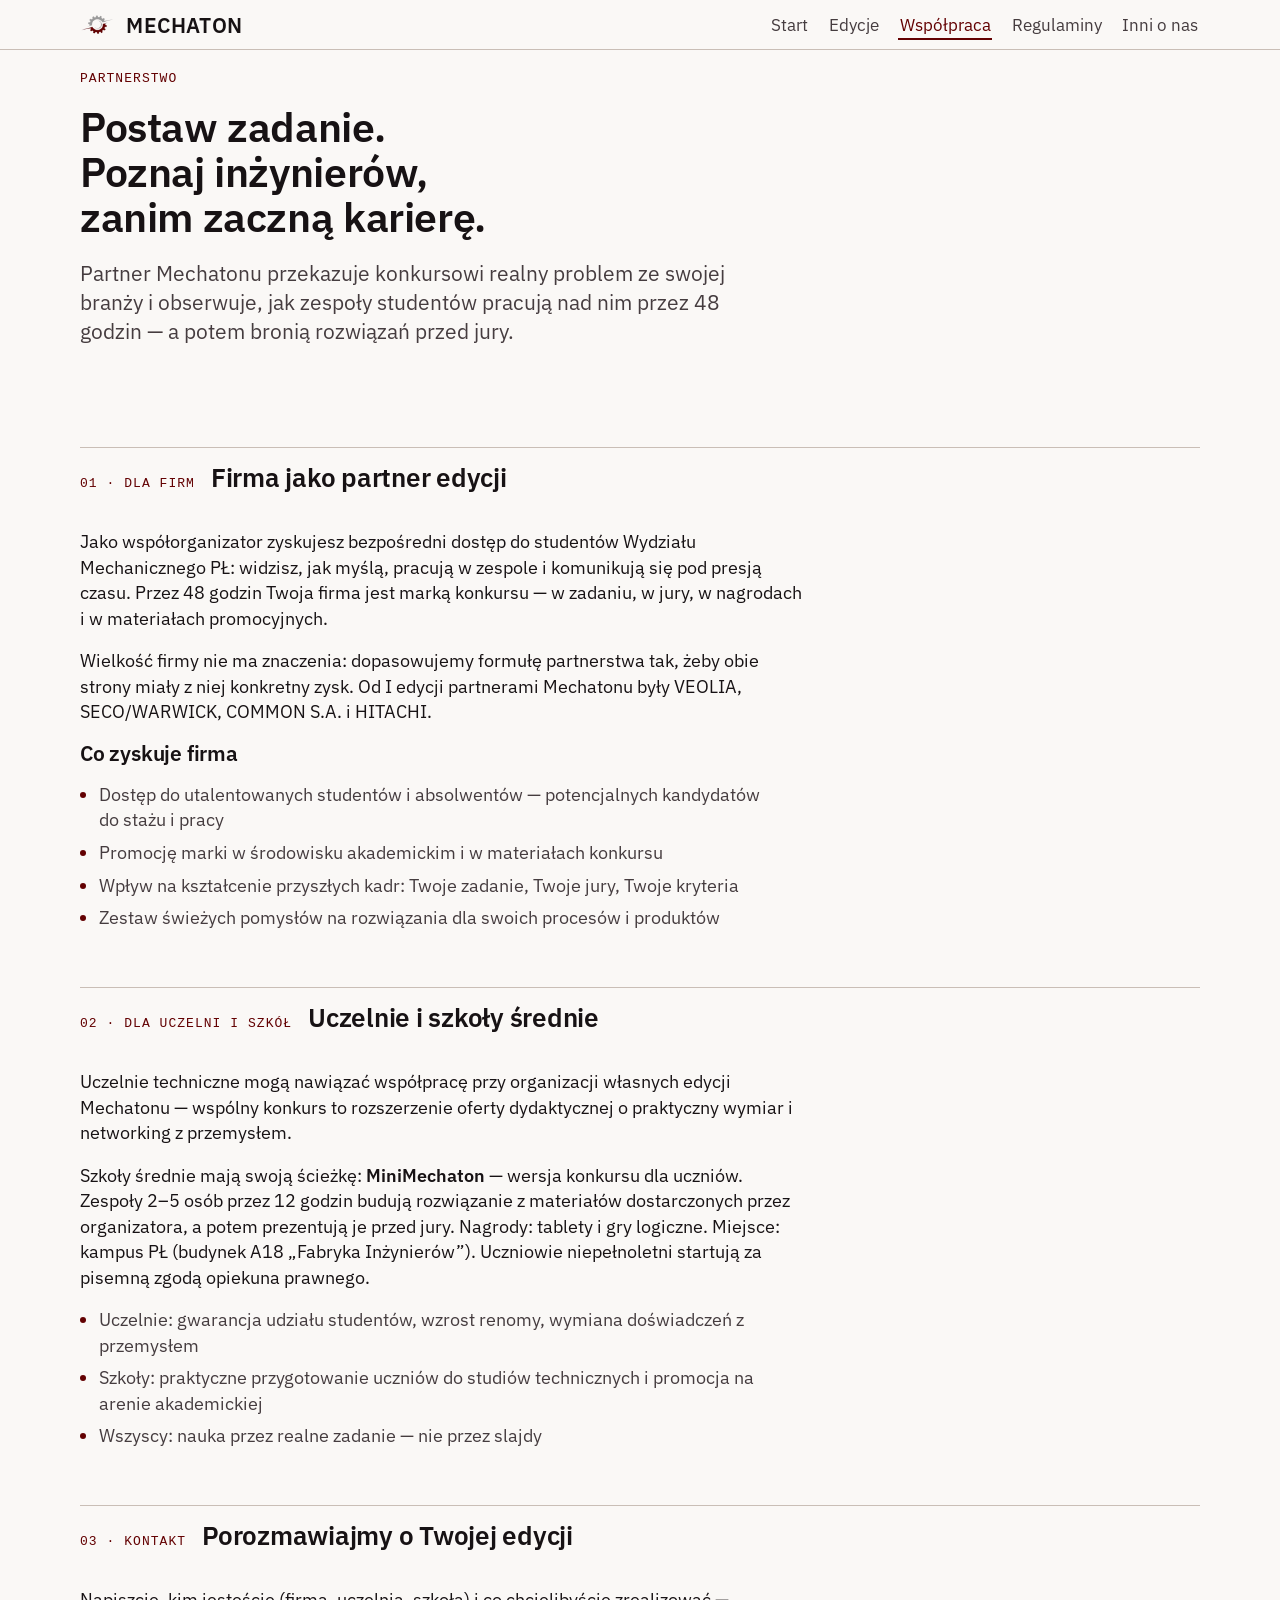
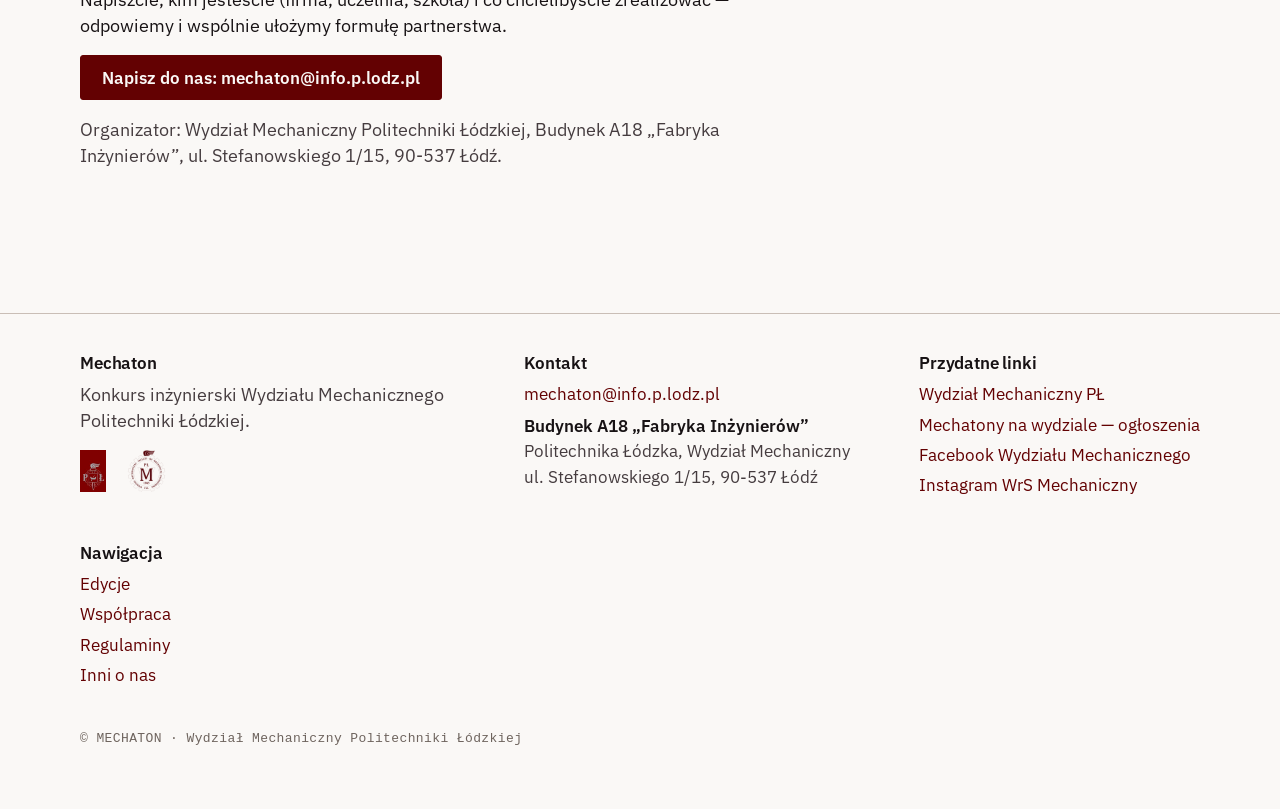
<file: wspolpraca.html>
<!doctype html>
<html lang="pl">
<head>
<meta charset="utf-8">
<meta name="viewport" content="width=device-width, initial-scale=1">
<title>Współpraca — Mechaton</title>
<meta name="description" content="Zostań partnerem Mechatonu: postaw zadanie inżynierskie i poznaj studentów Wydziału Mechanicznego PŁ. Współpraca dla firm, uczelni i szkół średnich (MiniMechaton).">
<link rel="icon" type="image/jpeg" href="./media/favicon-mechaton.jpg">
<link rel="preload" href="./fonts/plex-sans-400.woff2" as="font" type="font/woff2" crossorigin>
<link rel="stylesheet" href="./styles.css">
<script src="./stan.js" defer></script>
<script src="./dane/edycje.js" defer></script>
<script src="./js/rdzen.js" defer></script>
</head>
<body>
<a class="skip-link" href="#tresc">Przejdź do treści</a>

<header class="site-header">
  <p class="statusbar" data-stan-statusbar hidden></p>
  <div class="container masthead">
    <a class="brand" href="./index.html">
      <img src="./media/logo-mechaton.png" alt="" width="56" height="56">
      <span class="brand-name">MECHATON</span>
    </a>
    <nav class="site-nav" aria-label="Nawigacja główna">
      <ul>
        <li><a href="./index.html">Start</a></li>
        <li><a href="./edycje/index.html">Edycje</a></li>
        <li><a href="./wspolpraca.html" aria-current="page">Współpraca</a></li>
        <li><a href="./regulaminy.html">Regulaminy</a></li>
        <li><a href="./inni-o-nas.html">Inni o nas</a></li>
      </ul>
    </nav>
  </div>
</header>

<main id="tresc" tabindex="-1">
  <div class="container">
    <header class="hero" style="padding-top:1.2rem">
      <span class="etykieta">Partnerstwo</span>
      <h1>Postaw zadanie. Poznaj inżynierów, zanim zaczną karierę.</h1>
      <p class="lede">Partner Mechatonu przekazuje konkursowi realny problem ze swojej
      branży i obserwuje, jak zespoły studentów pracują nad nim przez 48 godzin —
      a potem bronią rozwiązań przed jury.</p>
    </header>

    <section aria-labelledby="firmy-tytul">
      <div class="section-head">
        <span class="etykieta">01 · Dla firm</span>
        <h2 id="firmy-tytul">Firma jako partner edycji</h2>
      </div>
      <div class="prose">
        <p>Jako współorganizator zyskujesz bezpośredni dostęp do studentów Wydziału
        Mechanicznego PŁ: widzisz, jak myślą, pracują w zespole i komunikują się pod
        presją czasu. Przez 48 godzin Twoja firma jest marką konkursu — w zadaniu,
        w jury, w nagrodach i w materiałach promocyjnych.</p>
        <p>Wielkość firmy nie ma znaczenia: dopasowujemy formułę partnerstwa tak,
        żeby obie strony miały z niej konkretny zysk. Od I edycji partnerami
        Mechatonu były VEOLIA, SECO/WARWICK, COMMON S.A. i HITACHI.</p>
      </div>
      <h3 style="font-size:var(--step-1)">Co zyskuje firma</h3>
      <ul class="korzyści">
        <li>Dostęp do utalentowanych studentów i absolwentów — potencjalnych kandydatów do stażu i pracy</li>
        <li>Promocję marki w środowisku akademickim i w materiałach konkursu</li>
        <li>Wpływ na kształcenie przyszłych kadr: Twoje zadanie, Twoje jury, Twoje kryteria</li>
        <li>Zestaw świeżych pomysłów na rozwiązania dla swoich procesów i produktów</li>
      </ul>
    </section>

    <section aria-labelledby="uczelnie-tytul">
      <div class="section-head">
        <span class="etykieta">02 · Dla uczelni i szkół</span>
        <h2 id="uczelnie-tytul">Uczelnie i szkoły średnie</h2>
      </div>
      <div class="prose">
        <p>Uczelnie techniczne mogą nawiązać współpracę przy organizacji własnych edycji
        Mechatonu — wspólny konkurs to rozszerzenie oferty dydaktycznej o praktyczny
        wymiar i networking z przemysłem.</p>
        <p>Szkoły średnie mają swoją ścieżkę: <strong>MiniMechaton</strong> — wersja konkursu
        dla uczniów. Zespoły 2–5 osób przez 12 godzin budują rozwiązanie z materiałów
        dostarczonych przez organizatora, a potem prezentują je przed jury. Nagrody:
        tablety i gry logiczne. Miejsce: kampus PŁ (budynek A18 „Fabryka Inżynierów”).
        Uczniowie niepełnoletni startują za pisemną zgodą opiekuna prawnego.</p>
      </div>
      <ul class="korzyści">
        <li>Uczelnie: gwarancja udziału studentów, wzrost renomy, wymiana doświadczeń z przemysłem</li>
        <li>Szkoły: praktyczne przygotowanie uczniów do studiów technicznych i promocja na arenie akademickiej</li>
        <li>Wszyscy: nauka przez realne zadanie — nie przez slajdy</li>
      </ul>
    </section>

    <section aria-labelledby="kontakt-wsp-tytul">
      <div class="section-head">
        <span class="etykieta">03 · Kontakt</span>
        <h2 id="kontakt-wsp-tytul">Porozmawiajmy o Twojej edycji</h2>
      </div>
      <div class="prose">
        <p>Napiszcie, kim jesteście (firma, uczelnia, szkoła) i co chcielibyście zrealizować —
        odpowiemy i wspólnie ułożymy formułę partnerstwa.</p>
        <p><a class="btn btn-solid" href="mailto:mechaton@info.p.lodz.pl?subject=Mechaton%20-%20zapytanie%20o%20wsp%C3%B3%C5%82prac%C4%99">Napisz do nas: mechaton@info.p.lodz.pl</a></p>
        <p style="color:var(--fg-soft)">Organizator: Wydział Mechaniczny Politechniki Łódzkiej,
        Budynek A18 „Fabryka Inżynierów”, ul. Stefanowskiego 1/15, 90-537 Łódź.</p>
      </div>
    </section>
  </div>
</main>

<footer class="site-footer">
  <div class="container">
    <div class="stopka-grid">
      <div>
        <h2>Mechaton</h2>
        <p style="max-width:34ch; color:var(--fg-soft)">Konkurs inżynierski Wydziału
        Mechanicznego Politechniki Łódzkiej.</p>
        <div class="stopka-loga">
          <a href="https://p.lodz.pl/"><img loading="lazy" src="./media/img/logo-plozdzk.jpg" alt="Politechnika Łódzka" width="70" height="70"></a>
          <a href="https://mechaniczny.p.lodz.pl/"><img loading="lazy" src="./media/img/logo-wydzial-mechaniczny.png" alt="Wydział Mechaniczny PŁ" width="112" height="112"></a>
        </div>
      </div>
      <div class="kontakt-blok">
        <h2>Kontakt</h2>
        <ul>
          <li><a href="mailto:mechaton@info.p.lodz.pl">mechaton@info.p.lodz.pl</a></li>
          <li class="adres"><b>Budynek A18 „Fabryka Inżynierów”</b><br>
          Politechnika Łódzka, Wydział Mechaniczny<br>
          ul. Stefanowskiego 1/15, 90-537 Łódź</li>
        </ul>
      </div>
      <div>
        <h2>Przydatne linki</h2>
        <ul>
          <li><a href="https://mechaniczny.p.lodz.pl/">Wydział Mechaniczny PŁ</a></li>
          <li><a href="https://mechaniczny.p.lodz.pl/wydzial/mechatony-na-wydziale">Mechatony na wydziale — ogłoszenia</a></li>
          <li><a href="https://www.facebook.com/WydzialMechanicznyPL">Facebook Wydziału Mechanicznego</a></li>
          <li><a href="https://www.instagram.com/wrsmechaniczny/">Instagram WrS Mechaniczny</a></li>
        </ul>
      </div>
      <div>
        <h2>Nawigacja</h2>
        <ul>
          <li><a href="./edycje/index.html">Edycje</a></li>
          <li><a href="./wspolpraca.html">Współpraca</a></li>
          <li><a href="./regulaminy.html">Regulaminy</a></li>
          <li><a href="./inni-o-nas.html">Inni o nas</a></li>
        </ul>
      </div>
    </div>
    <p class="copyright">© MECHATON · Wydział Mechaniczny Politechniki Łódzkiej</p>
  </div>
</footer>
</body>
</html>
</file>
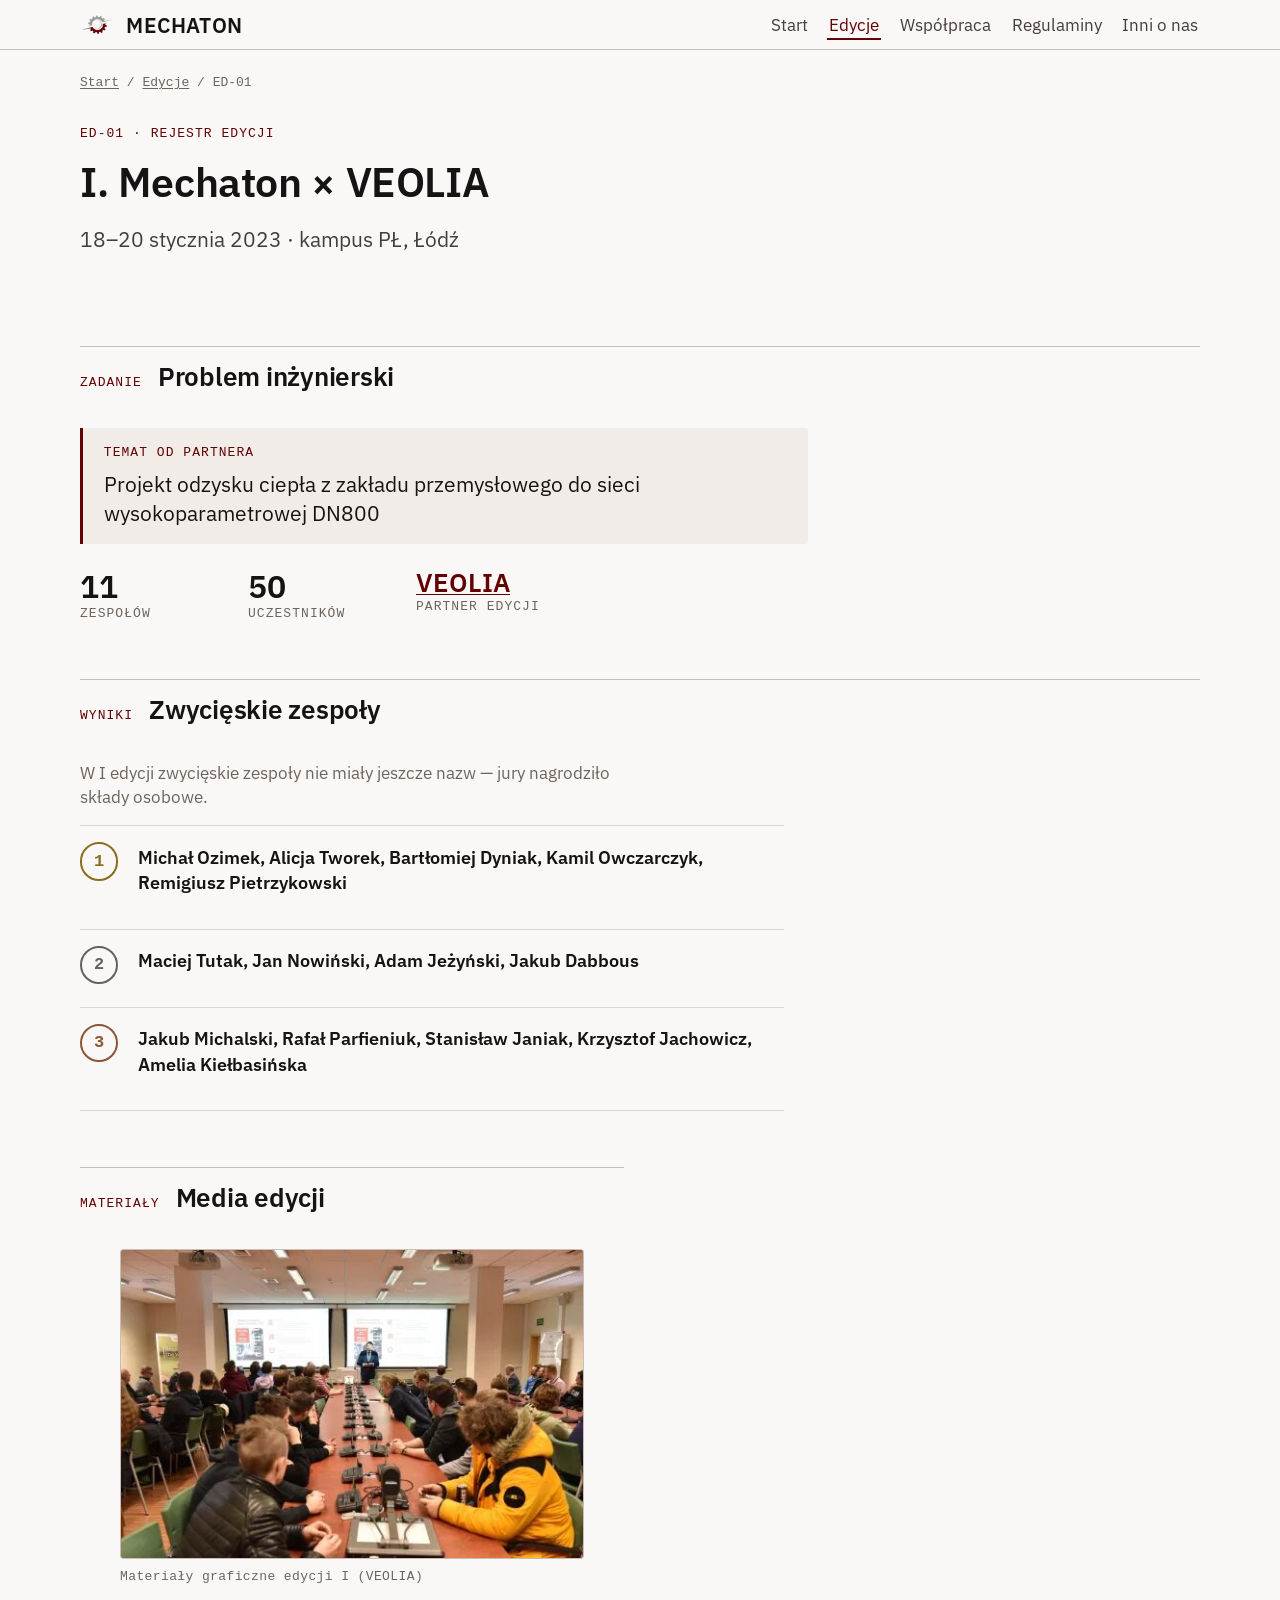
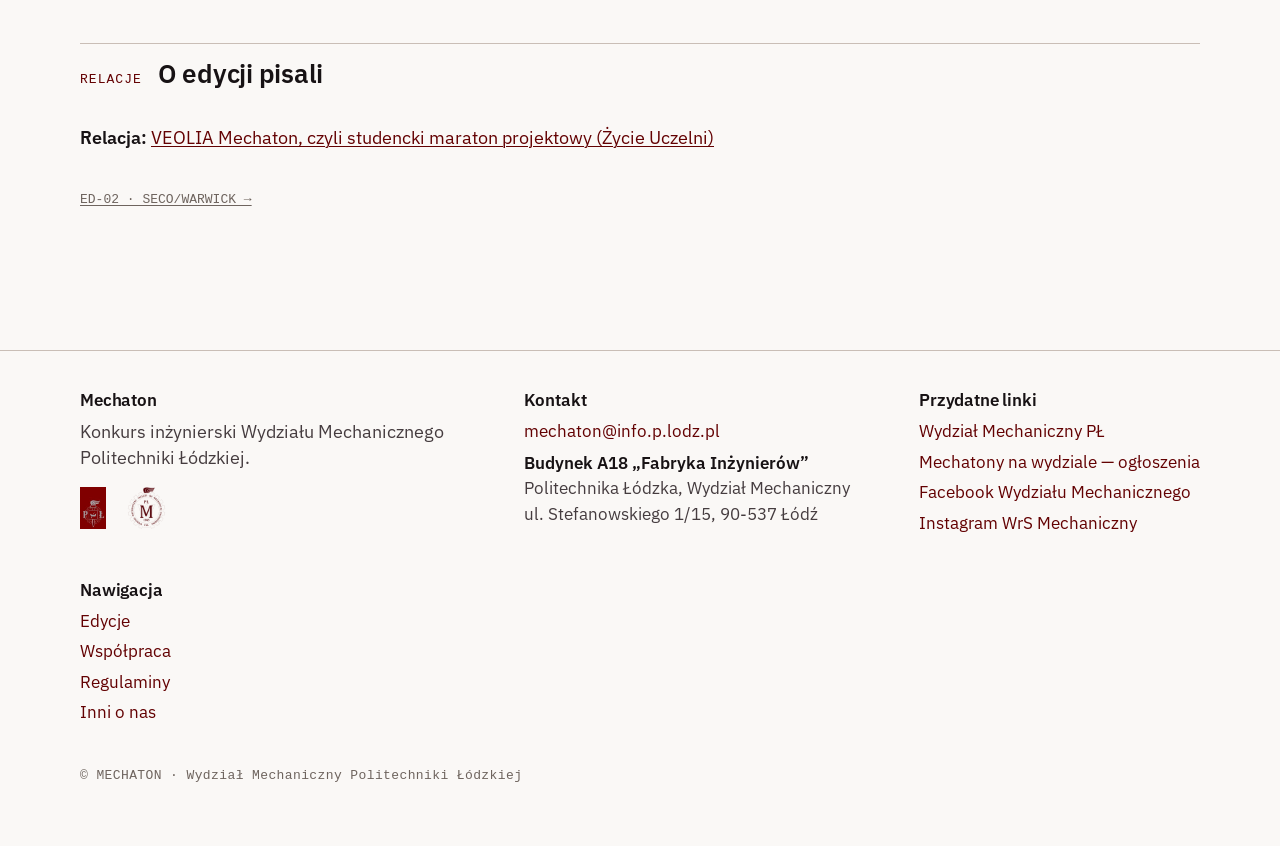
<file: edycje/ED-01.html>
<!doctype html>
<html lang="pl">
<head>
<meta charset="utf-8">
<meta name="viewport" content="width=device-width, initial-scale=1">
<title>I. Mechaton × VEOLIA — edycja ED-01 | Mechaton</title>
<meta name="description" content="I. Mechaton × VEOLIA (18–20 stycznia 2023): Projekt odzysku ciepła z zakładu przemysłowego do sieci wysokoparametrowej DN800">
<link rel="icon" type="image/jpeg" href="../media/favicon-mechaton.jpg">
<link rel="preload" href="../fonts/plex-sans-400.woff2" as="font" type="font/woff2" crossorigin>
<link rel="stylesheet" href="../styles.css">
<script src="../stan.js" defer></script>
<script src="../dane/edycje.js" defer></script>
<script src="../js/rdzen.js" defer></script>
</head>
<body>
<a class="skip-link" href="#tresc">Przejdź do treści</a>

<header class="site-header">
  <p class="statusbar" data-stan-statusbar hidden></p>
  <div class="container masthead">
    <a class="brand" href="../index.html">
      <img src="../media/logo-mechaton.png" alt="" width="56" height="56">
      <span class="brand-name">MECHATON</span>
    </a>
    <nav class="site-nav" aria-label="Nawigacja główna">
      <ul>
        <li><a href="../index.html">Start</a></li>
        <li><a href="./index.html" aria-current="page">Edycje</a></li>
        <li><a href="../wspolpraca.html">Współpraca</a></li>
        <li><a href="../regulaminy.html">Regulaminy</a></li>
        <li><a href="../inni-o-nas.html">Inni o nas</a></li>
      </ul>
    </nav>
  </div>
</header>

<main id="tresc" tabindex="-1">
  <div class="container">
    <p class="okruszki"><a href="../index.html">Start</a> / <a href="./index.html">Edycje</a> / ED-01</p>
    <article>
      <header class="hero" style="padding-top:1.2rem">
        <span class="etykieta">ED-01 · Rejestr edycji</span>
        <h1>I. Mechaton × VEOLIA</h1>
        <p class="edycja-meta" style="font-size:var(--step-1); color:var(--fg-soft)">18–20 stycznia 2023 · kampus PŁ, Łódź</p>
      </header>

      <section aria-labelledby="zadanie-tytul">
        <div class="section-head">
          <span class="etykieta">Zadanie</span>
          <h2 id="zadanie-tytul">Problem inżynierski</h2>
        </div>
        <p class="zadanie"><span class="etykieta zadanie-etykieta">Temat od partnera</span>Projekt odzysku ciepła z zakładu przemysłowego do sieci wysokoparametrowej DN800</p>
        <div class="staty">
          <div class="fakta"><div class="stat-liczba">11</div><div class="stat-etykieta">Zespołów</div></div>
          <div class="fakta"><div class="stat-liczba">50</div><div class="stat-etykieta">Uczestników</div></div>
          <div class="fakta"><div class="stat-liczba" style="font-size:var(--step-2)"><a href="https://www.veolia.pl/">VEOLIA</a></div><div class="stat-etykieta">Partner edycji</div></div>
        </div>
      </section>

      <section aria-labelledby="zwyciezcy-tytul">
        <div class="section-head">
          <span class="etykieta">Wyniki</span>
          <h2 id="zwyciezcy-tytul">Zwycięskie zespoły</h2>
        </div>
        <p class="edycja-meta" style="max-width:56ch">W I edycji zwycięskie zespoły nie miały jeszcze nazw — jury nagrodziło składy osobowe.</p>
        <ol class="podium">
      <li><span class="medal medal-1" aria-hidden="true">1</span><div><p class="czlonkowie" style="color:var(--fg); font-weight:600; font-size:inherit">Michał Ozimek, Alicja Tworek, Bartłomiej Dyniak, Kamil Owczarczyk, Remigiusz Pietrzykowski</p></div></li>
      <li><span class="medal medal-2" aria-hidden="true">2</span><div><p class="czlonkowie" style="color:var(--fg); font-weight:600; font-size:inherit">Maciej Tutak, Jan Nowiński, Adam Jeżyński, Jakub Dabbous</p></div></li>
      <li><span class="medal medal-3" aria-hidden="true">3</span><div><p class="czlonkowie" style="color:var(--fg); font-weight:600; font-size:inherit">Jakub Michalski, Rafał Parfieniuk, Stanisław Janiak, Krzysztof Jachowicz, Amelia Kiełbasińska</p></div></li>
        </ol>
      </section>



      <section class="media-edycji" aria-labelledby="media-tytul">
        <div class="section-head">
          <span class="etykieta">Materiały</span>
          <h2 id="media-tytul">Media edycji</h2>
        </div>
        <figure>
          <img loading="lazy" src="../media/edycje/ed-01-veolia.jpg" alt="Materiały graficzne edycji I (VEOLIA)" width="480" height="360">
          <figcaption>Materiały graficzne edycji I (VEOLIA)</figcaption>
        </figure>
      </section>

      <section aria-labelledby="relacja-tytul">
        <div class="section-head">
          <span class="etykieta">Relacje</span>
          <h2 id="relacja-tytul">O edycji pisali</h2>
        </div>
        <p><strong>Relacja:</strong> <a href="https://www.zu.p.lodz.pl/veolia-mechaton-czyli-studencki-maraton-projektowy">VEOLIA Mechaton, czyli studencki maraton projektowy (Życie Uczelni)</a></p>
      </section>

<p class="okruszki" style="display:flex; gap:1.5rem; justify-content:space-between"><span><a href="./ED-02.html">ED-02 · SECO/WARWICK →</a></span></p>
    </article>
  </div>
</main>

<footer class="site-footer">
  <div class="container">
    <div class="stopka-grid">
      <div>
        <h2>Mechaton</h2>
        <p style="max-width:34ch; color:var(--fg-soft)">Konkurs inżynierski Wydziału
        Mechanicznego Politechniki Łódzkiej.</p>
        <div class="stopka-loga">
          <a href="https://p.lodz.pl/"><img src="../media/img/logo-plozdzk.jpg" alt="Politechnika Łódzka" width="70" height="70"></a>
          <a href="https://mechaniczny.p.lodz.pl/"><img src="../media/img/logo-wydzial-mechaniczny.png" alt="Wydział Mechaniczny PŁ" width="112" height="112"></a>
        </div>
      </div>
      <div class="kontakt-blok">
        <h2>Kontakt</h2>
        <ul>
          <li><a href="mailto:mechaton@info.p.lodz.pl">mechaton@info.p.lodz.pl</a></li>
          <li class="adres"><b>Budynek A18 „Fabryka Inżynierów”</b><br>
          Politechnika Łódzka, Wydział Mechaniczny<br>
          ul. Stefanowskiego 1/15, 90-537 Łódź</li>
        </ul>
      </div>
      <div>
        <h2>Przydatne linki</h2>
        <ul>
          <li><a href="https://mechaniczny.p.lodz.pl/">Wydział Mechaniczny PŁ</a></li>
          <li><a href="https://mechaniczny.p.lodz.pl/wydzial/mechatony-na-wydziale">Mechatony na wydziale — ogłoszenia</a></li>
          <li><a href="https://www.facebook.com/WydzialMechanicznyPL">Facebook Wydziału Mechanicznego</a></li>
          <li><a href="https://www.instagram.com/wrsmechaniczny/">Instagram WrS Mechaniczny</a></li>
        </ul>
      </div>
      <div>
        <h2>Nawigacja</h2>
        <ul>
          <li><a href="./index.html">Edycje</a></li>
          <li><a href="../wspolpraca.html">Współpraca</a></li>
          <li><a href="../regulaminy.html">Regulaminy</a></li>
          <li><a href="../inni-o-nas.html">Inni o nas</a></li>
        </ul>
      </div>
    </div>
    <p class="copyright">© MECHATON · Wydział Mechaniczny Politechniki Łódzkiej</p>
  </div>
</footer>
</body>
</html>
</file>
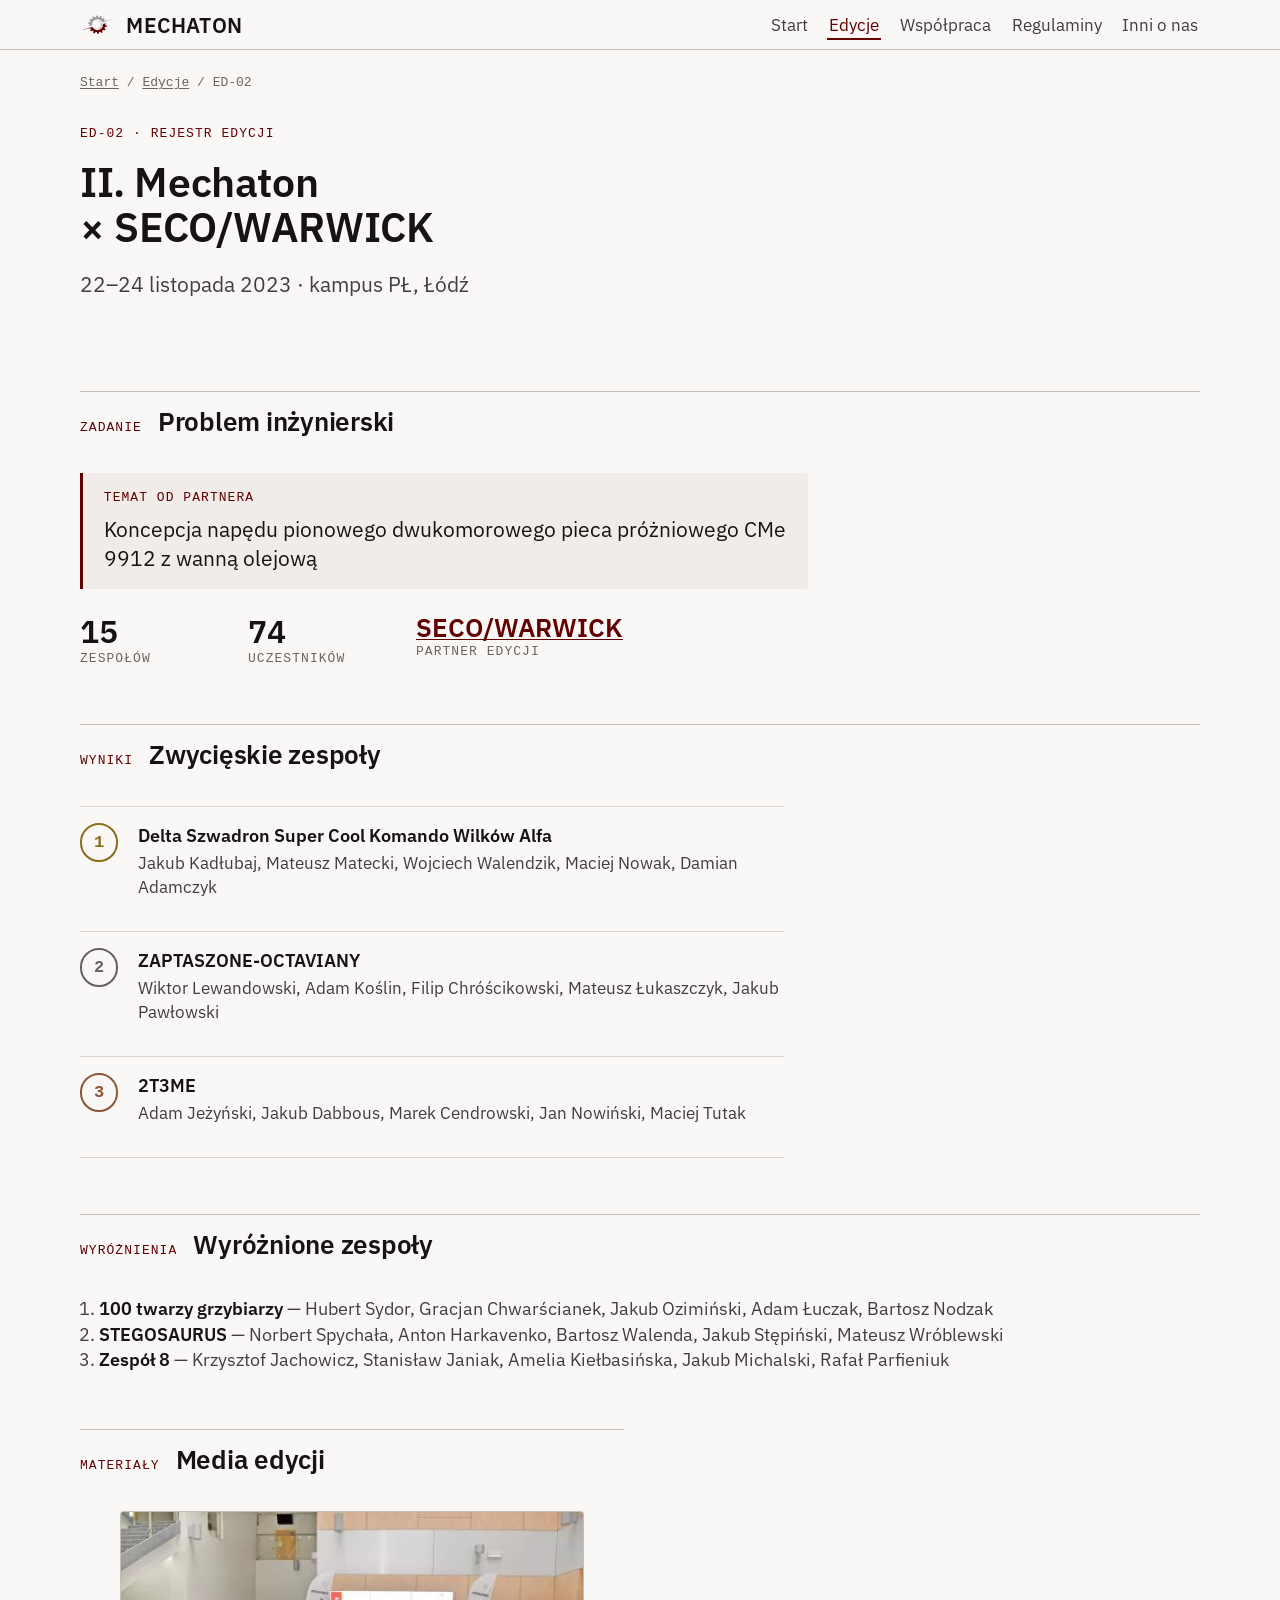
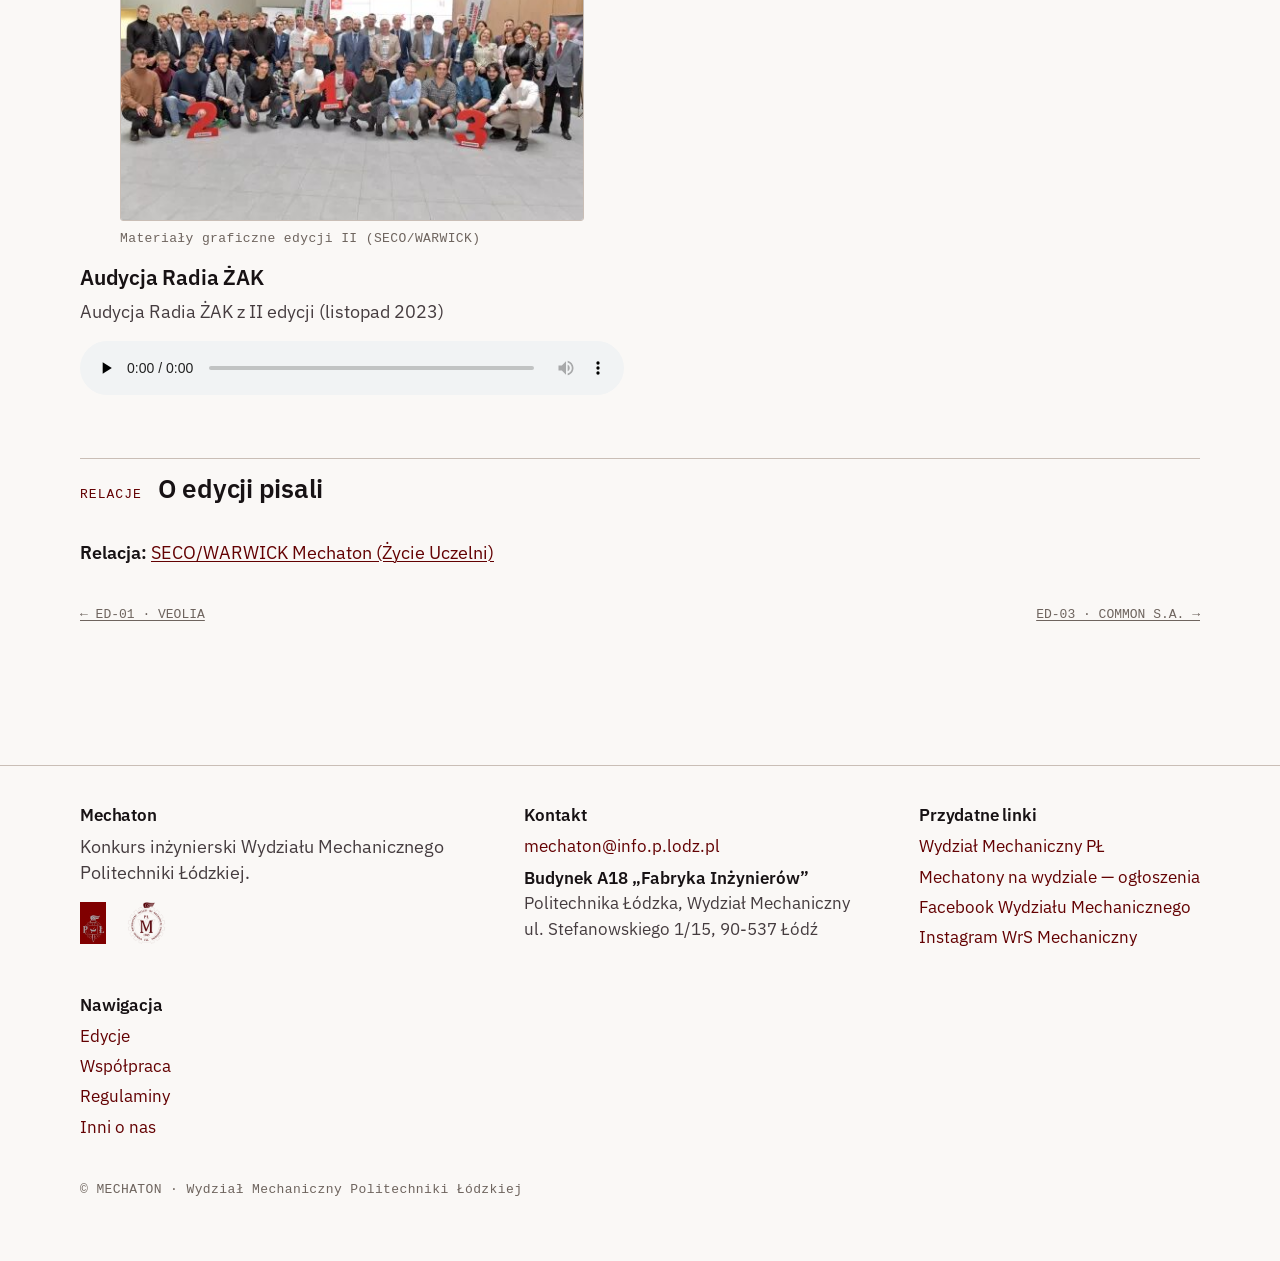
<file: edycje/ED-02.html>
<!doctype html>
<html lang="pl">
<head>
<meta charset="utf-8">
<meta name="viewport" content="width=device-width, initial-scale=1">
<title>II. Mechaton × SECO/WARWICK — edycja ED-02 | Mechaton</title>
<meta name="description" content="II. Mechaton × SECO/WARWICK (22–24 listopada 2023): Koncepcja napędu pionowego dwukomorowego pieca próżniowego CMe 9912 z wanną olejową">
<link rel="icon" type="image/jpeg" href="../media/favicon-mechaton.jpg">
<link rel="preload" href="../fonts/plex-sans-400.woff2" as="font" type="font/woff2" crossorigin>
<link rel="stylesheet" href="../styles.css">
<script src="../stan.js" defer></script>
<script src="../dane/edycje.js" defer></script>
<script src="../js/rdzen.js" defer></script>
</head>
<body>
<a class="skip-link" href="#tresc">Przejdź do treści</a>

<header class="site-header">
  <p class="statusbar" data-stan-statusbar hidden></p>
  <div class="container masthead">
    <a class="brand" href="../index.html">
      <img src="../media/logo-mechaton.png" alt="" width="56" height="56">
      <span class="brand-name">MECHATON</span>
    </a>
    <nav class="site-nav" aria-label="Nawigacja główna">
      <ul>
        <li><a href="../index.html">Start</a></li>
        <li><a href="./index.html" aria-current="page">Edycje</a></li>
        <li><a href="../wspolpraca.html">Współpraca</a></li>
        <li><a href="../regulaminy.html">Regulaminy</a></li>
        <li><a href="../inni-o-nas.html">Inni o nas</a></li>
      </ul>
    </nav>
  </div>
</header>

<main id="tresc" tabindex="-1">
  <div class="container">
    <p class="okruszki"><a href="../index.html">Start</a> / <a href="./index.html">Edycje</a> / ED-02</p>
    <article>
      <header class="hero" style="padding-top:1.2rem">
        <span class="etykieta">ED-02 · Rejestr edycji</span>
        <h1>II. Mechaton × SECO/WARWICK</h1>
        <p class="edycja-meta" style="font-size:var(--step-1); color:var(--fg-soft)">22–24 listopada 2023 · kampus PŁ, Łódź</p>
      </header>

      <section aria-labelledby="zadanie-tytul">
        <div class="section-head">
          <span class="etykieta">Zadanie</span>
          <h2 id="zadanie-tytul">Problem inżynierski</h2>
        </div>
        <p class="zadanie"><span class="etykieta zadanie-etykieta">Temat od partnera</span>Koncepcja napędu pionowego dwukomorowego pieca próżniowego CMe 9912 z wanną olejową</p>
        <div class="staty">
          <div class="fakta"><div class="stat-liczba">15</div><div class="stat-etykieta">Zespołów</div></div>
          <div class="fakta"><div class="stat-liczba">74</div><div class="stat-etykieta">Uczestników</div></div>
          <div class="fakta"><div class="stat-liczba" style="font-size:var(--step-2)"><a href="https://www.secowarwick.com/pl/">SECO/WARWICK</a></div><div class="stat-etykieta">Partner edycji</div></div>
        </div>
      </section>

      <section aria-labelledby="zwyciezcy-tytul">
        <div class="section-head">
          <span class="etykieta">Wyniki</span>
          <h2 id="zwyciezcy-tytul">Zwycięskie zespoły</h2>
        </div>
        <ol class="podium">
      <li><span class="medal medal-1" aria-hidden="true">1</span><div><p class="druzyna" style="margin:0">Delta Szwadron Super Cool Komando Wilków Alfa</p><p class="czlonkowie">Jakub Kadłubaj, Mateusz Matecki, Wojciech Walendzik, Maciej Nowak, Damian Adamczyk</p></div></li>
      <li><span class="medal medal-2" aria-hidden="true">2</span><div><p class="druzyna" style="margin:0">ZAPTASZONE-OCTAVIANY</p><p class="czlonkowie">Wiktor Lewandowski, Adam Koślin, Filip Chróścikowski, Mateusz Łukaszczyk, Jakub Pawłowski</p></div></li>
      <li><span class="medal medal-3" aria-hidden="true">3</span><div><p class="druzyna" style="margin:0">2T3ME</p><p class="czlonkowie">Adam Jeżyński, Jakub Dabbous, Marek Cendrowski, Jan Nowiński, Maciej Tutak</p></div></li>
        </ol>
      </section>

      <section class="wyroznienia" aria-labelledby="wyroznienia-tytul">
        <div class="section-head">
          <span class="etykieta">Wyróżnienia</span>
          <h2 id="wyroznienia-tytul">Wyróżnione zespoły</h2>
        </div>
        <ol>
          <li><b>100 twarzy grzybiarzy</b> — Hubert Sydor, Gracjan Chwarścianek, Jakub Ozimiński, Adam Łuczak, Bartosz Nodzak</li>
          <li><b>STEGOSAURUS</b> — Norbert Spychała, Anton Harkavenko, Bartosz Walenda, Jakub Stępiński, Mateusz Wróblewski</li>
          <li><b>Zespół 8</b> — Krzysztof Jachowicz, Stanisław Janiak, Amelia Kiełbasińska, Jakub Michalski, Rafał Parfieniuk</li>
        </ol>
      </section>

      <section class="media-edycji" aria-labelledby="media-tytul">
        <div class="section-head">
          <span class="etykieta">Materiały</span>
          <h2 id="media-tytul">Media edycji</h2>
        </div>
        <figure>
          <img loading="lazy" src="../media/edycje/ed-02-secowarwick.jpg" alt="Materiały graficzne edycji II (SECO/WARWICK)" width="480" height="360">
          <figcaption>Materiały graficzne edycji II (SECO/WARWICK)</figcaption>
        </figure>
        <h3 id="audio-tytul">Audycja Radia ŻAK</h3>
        <p style="color:var(--fg-soft)">Audycja Radia ŻAK z II edycji (listopad 2023)</p>
        <audio controls preload="none" src="../media/audio/mechaton-2-radio-zak.mp3" aria-labelledby="audio-tytul"></audio>
      </section>

      <section aria-labelledby="relacja-tytul">
        <div class="section-head">
          <span class="etykieta">Relacje</span>
          <h2 id="relacja-tytul">O edycji pisali</h2>
        </div>
        <p><strong>Relacja:</strong> <a href="https://www.zu.p.lodz.pl/secowarwick-mechaton">SECO/WARWICK Mechaton (Życie Uczelni)</a></p>
      </section>

<p class="okruszki" style="display:flex; gap:1.5rem; justify-content:space-between"><span><a href="./ED-01.html">← ED-01 · VEOLIA</a></span><span><a href="./ED-03.html">ED-03 · COMMON S.A. →</a></span></p>
    </article>
  </div>
</main>

<footer class="site-footer">
  <div class="container">
    <div class="stopka-grid">
      <div>
        <h2>Mechaton</h2>
        <p style="max-width:34ch; color:var(--fg-soft)">Konkurs inżynierski Wydziału
        Mechanicznego Politechniki Łódzkiej.</p>
        <div class="stopka-loga">
          <a href="https://p.lodz.pl/"><img src="../media/img/logo-plozdzk.jpg" alt="Politechnika Łódzka" width="70" height="70"></a>
          <a href="https://mechaniczny.p.lodz.pl/"><img src="../media/img/logo-wydzial-mechaniczny.png" alt="Wydział Mechaniczny PŁ" width="112" height="112"></a>
        </div>
      </div>
      <div class="kontakt-blok">
        <h2>Kontakt</h2>
        <ul>
          <li><a href="mailto:mechaton@info.p.lodz.pl">mechaton@info.p.lodz.pl</a></li>
          <li class="adres"><b>Budynek A18 „Fabryka Inżynierów”</b><br>
          Politechnika Łódzka, Wydział Mechaniczny<br>
          ul. Stefanowskiego 1/15, 90-537 Łódź</li>
        </ul>
      </div>
      <div>
        <h2>Przydatne linki</h2>
        <ul>
          <li><a href="https://mechaniczny.p.lodz.pl/">Wydział Mechaniczny PŁ</a></li>
          <li><a href="https://mechaniczny.p.lodz.pl/wydzial/mechatony-na-wydziale">Mechatony na wydziale — ogłoszenia</a></li>
          <li><a href="https://www.facebook.com/WydzialMechanicznyPL">Facebook Wydziału Mechanicznego</a></li>
          <li><a href="https://www.instagram.com/wrsmechaniczny/">Instagram WrS Mechaniczny</a></li>
        </ul>
      </div>
      <div>
        <h2>Nawigacja</h2>
        <ul>
          <li><a href="./index.html">Edycje</a></li>
          <li><a href="../wspolpraca.html">Współpraca</a></li>
          <li><a href="../regulaminy.html">Regulaminy</a></li>
          <li><a href="../inni-o-nas.html">Inni o nas</a></li>
        </ul>
      </div>
    </div>
    <p class="copyright">© MECHATON · Wydział Mechaniczny Politechniki Łódzkiej</p>
  </div>
</footer>
</body>
</html>
</file>
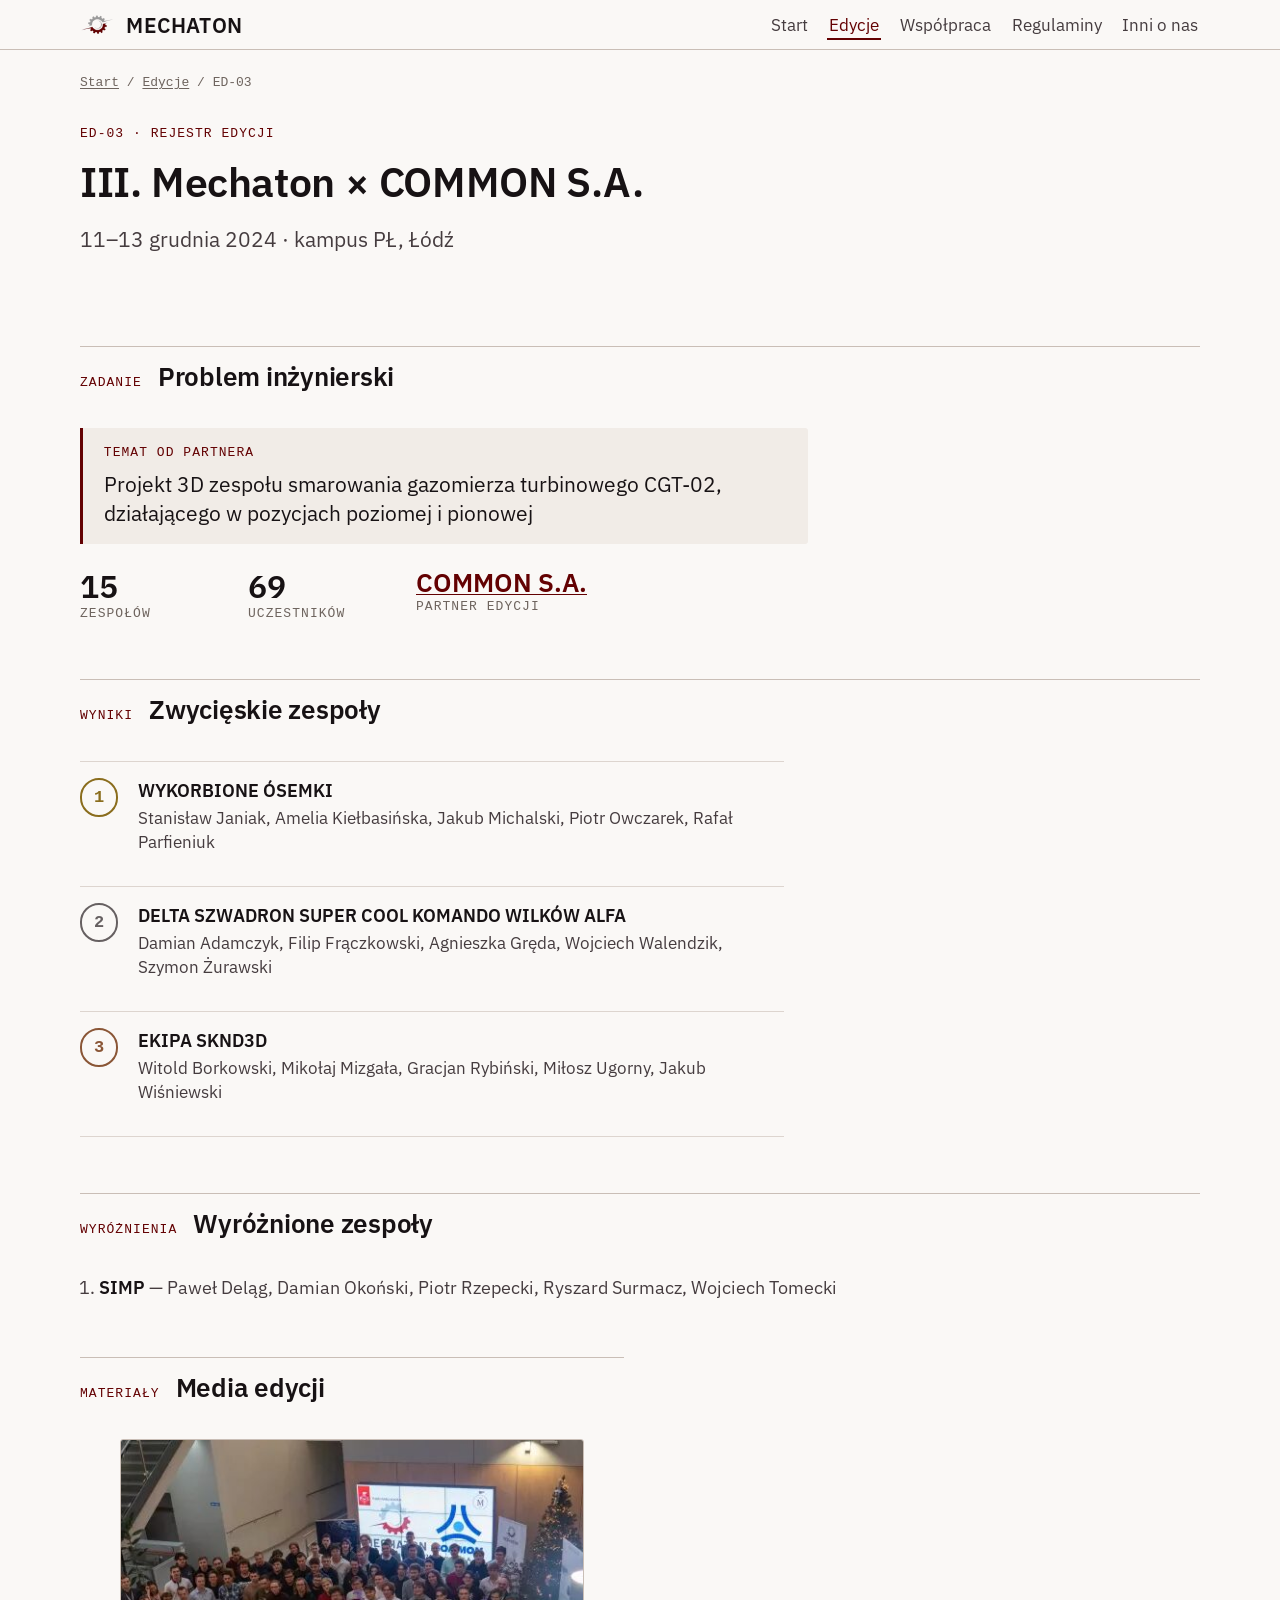
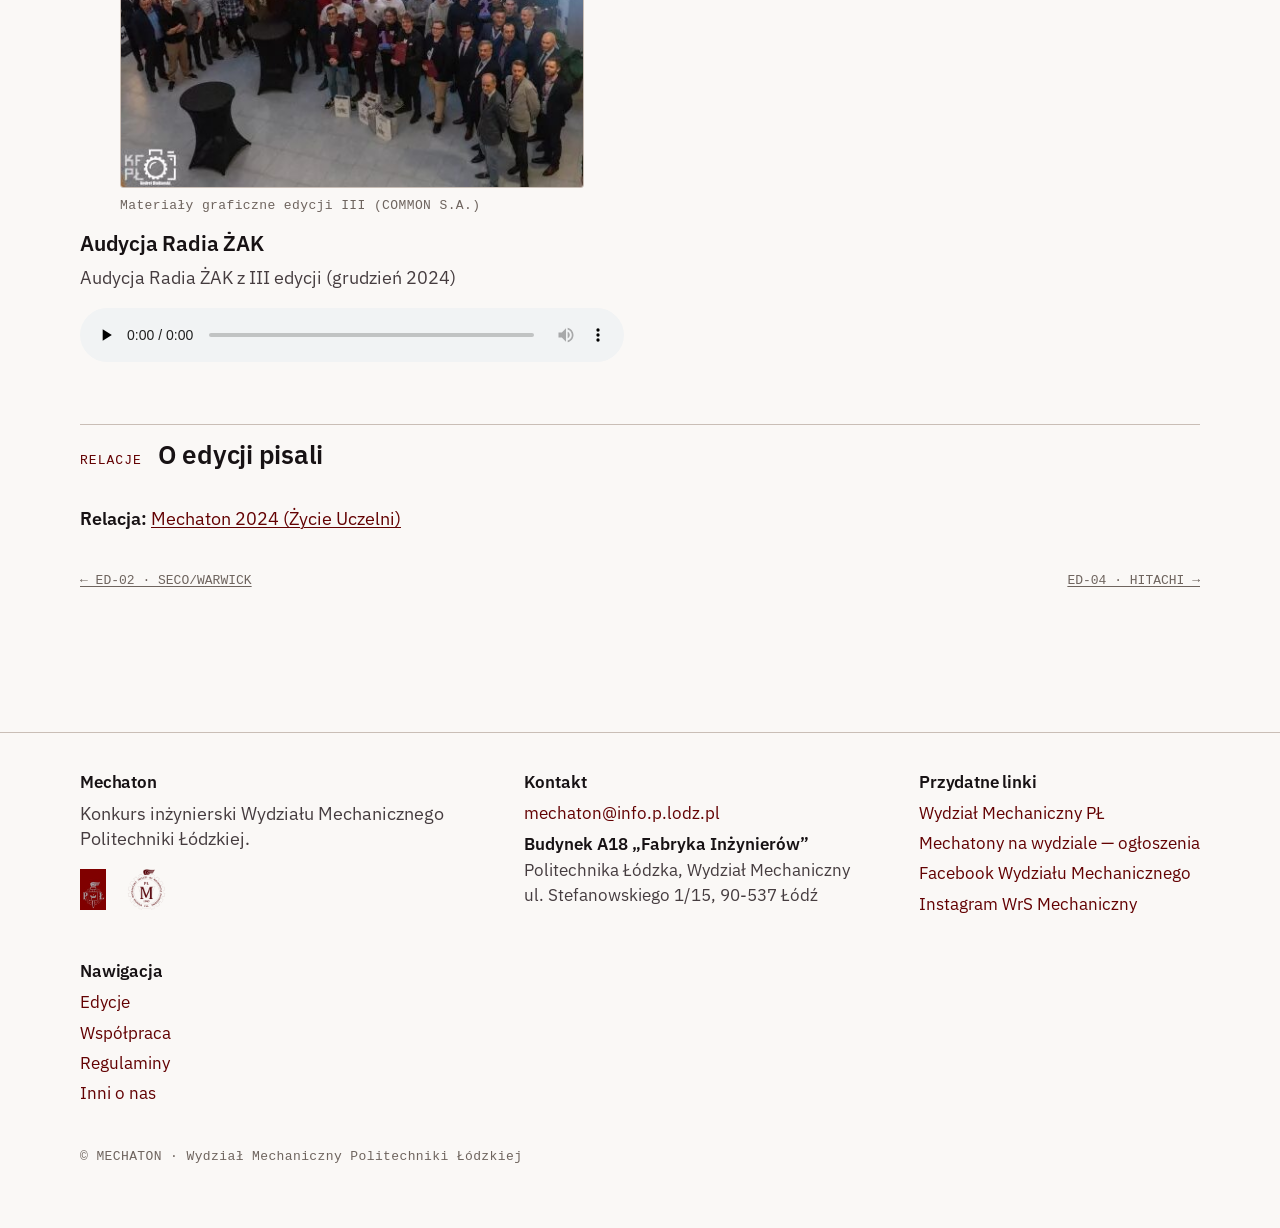
<file: edycje/ED-03.html>
<!doctype html>
<html lang="pl">
<head>
<meta charset="utf-8">
<meta name="viewport" content="width=device-width, initial-scale=1">
<title>III. Mechaton × COMMON S.A. — edycja ED-03 | Mechaton</title>
<meta name="description" content="III. Mechaton × COMMON S.A. (11–13 grudnia 2024): Projekt 3D zespołu smarowania gazomierza turbinowego CGT-02, działającego w pozycjach poziomej i pionowej">
<link rel="icon" type="image/jpeg" href="../media/favicon-mechaton.jpg">
<link rel="preload" href="../fonts/plex-sans-400.woff2" as="font" type="font/woff2" crossorigin>
<link rel="stylesheet" href="../styles.css">
<script src="../stan.js" defer></script>
<script src="../dane/edycje.js" defer></script>
<script src="../js/rdzen.js" defer></script>
</head>
<body>
<a class="skip-link" href="#tresc">Przejdź do treści</a>

<header class="site-header">
  <p class="statusbar" data-stan-statusbar hidden></p>
  <div class="container masthead">
    <a class="brand" href="../index.html">
      <img src="../media/logo-mechaton.png" alt="" width="56" height="56">
      <span class="brand-name">MECHATON</span>
    </a>
    <nav class="site-nav" aria-label="Nawigacja główna">
      <ul>
        <li><a href="../index.html">Start</a></li>
        <li><a href="./index.html" aria-current="page">Edycje</a></li>
        <li><a href="../wspolpraca.html">Współpraca</a></li>
        <li><a href="../regulaminy.html">Regulaminy</a></li>
        <li><a href="../inni-o-nas.html">Inni o nas</a></li>
      </ul>
    </nav>
  </div>
</header>

<main id="tresc" tabindex="-1">
  <div class="container">
    <p class="okruszki"><a href="../index.html">Start</a> / <a href="./index.html">Edycje</a> / ED-03</p>
    <article>
      <header class="hero" style="padding-top:1.2rem">
        <span class="etykieta">ED-03 · Rejestr edycji</span>
        <h1>III. Mechaton × COMMON S.A.</h1>
        <p class="edycja-meta" style="font-size:var(--step-1); color:var(--fg-soft)">11–13 grudnia 2024 · kampus PŁ, Łódź</p>
      </header>

      <section aria-labelledby="zadanie-tytul">
        <div class="section-head">
          <span class="etykieta">Zadanie</span>
          <h2 id="zadanie-tytul">Problem inżynierski</h2>
        </div>
        <p class="zadanie"><span class="etykieta zadanie-etykieta">Temat od partnera</span>Projekt 3D zespołu smarowania gazomierza turbinowego CGT-02, działającego w pozycjach poziomej i pionowej</p>
        <div class="staty">
          <div class="fakta"><div class="stat-liczba">15</div><div class="stat-etykieta">Zespołów</div></div>
          <div class="fakta"><div class="stat-liczba">69</div><div class="stat-etykieta">Uczestników</div></div>
          <div class="fakta"><div class="stat-liczba" style="font-size:var(--step-2)"><a href="https://www.common.pl/">COMMON S.A.</a></div><div class="stat-etykieta">Partner edycji</div></div>
        </div>
      </section>

      <section aria-labelledby="zwyciezcy-tytul">
        <div class="section-head">
          <span class="etykieta">Wyniki</span>
          <h2 id="zwyciezcy-tytul">Zwycięskie zespoły</h2>
        </div>
        <ol class="podium">
      <li><span class="medal medal-1" aria-hidden="true">1</span><div><p class="druzyna" style="margin:0">WYKORBIONE ÓSEMKI</p><p class="czlonkowie">Stanisław Janiak, Amelia Kiełbasińska, Jakub Michalski, Piotr Owczarek, Rafał Parfieniuk</p></div></li>
      <li><span class="medal medal-2" aria-hidden="true">2</span><div><p class="druzyna" style="margin:0">DELTA SZWADRON SUPER COOL KOMANDO WILKÓW ALFA</p><p class="czlonkowie">Damian Adamczyk, Filip Frączkowski, Agnieszka Gręda, Wojciech Walendzik, Szymon Żurawski</p></div></li>
      <li><span class="medal medal-3" aria-hidden="true">3</span><div><p class="druzyna" style="margin:0">EKIPA SKND3D</p><p class="czlonkowie">Witold Borkowski, Mikołaj Mizgała, Gracjan Rybiński, Miłosz Ugorny, Jakub Wiśniewski</p></div></li>
        </ol>
      </section>

      <section class="wyroznienia" aria-labelledby="wyroznienia-tytul">
        <div class="section-head">
          <span class="etykieta">Wyróżnienia</span>
          <h2 id="wyroznienia-tytul">Wyróżnione zespoły</h2>
        </div>
        <ol>
          <li><b>SIMP</b> — Paweł Deląg, Damian Okoński, Piotr Rzepecki, Ryszard Surmacz, Wojciech Tomecki</li>
        </ol>
      </section>

      <section class="media-edycji" aria-labelledby="media-tytul">
        <div class="section-head">
          <span class="etykieta">Materiały</span>
          <h2 id="media-tytul">Media edycji</h2>
        </div>
        <figure>
          <img loading="lazy" src="../media/edycje/ed-03-common.jpg" alt="Materiały graficzne edycji III (COMMON S.A.)" width="480" height="360">
          <figcaption>Materiały graficzne edycji III (COMMON S.A.)</figcaption>
        </figure>
        <h3 id="audio-tytul">Audycja Radia ŻAK</h3>
        <p style="color:var(--fg-soft)">Audycja Radia ŻAK z III edycji (grudzień 2024)</p>
        <audio controls preload="none" src="../media/audio/mechaton-3-radio-zak.mp3" aria-labelledby="audio-tytul"></audio>
      </section>

      <section aria-labelledby="relacja-tytul">
        <div class="section-head">
          <span class="etykieta">Relacje</span>
          <h2 id="relacja-tytul">O edycji pisali</h2>
        </div>
        <p><strong>Relacja:</strong> <a href="https://www.zu.p.lodz.pl/mechaton-2024">Mechaton 2024 (Życie Uczelni)</a></p>
      </section>

<p class="okruszki" style="display:flex; gap:1.5rem; justify-content:space-between"><span><a href="./ED-02.html">← ED-02 · SECO/WARWICK</a></span><span><a href="./ED-04.html">ED-04 · HITACHI →</a></span></p>
    </article>
  </div>
</main>

<footer class="site-footer">
  <div class="container">
    <div class="stopka-grid">
      <div>
        <h2>Mechaton</h2>
        <p style="max-width:34ch; color:var(--fg-soft)">Konkurs inżynierski Wydziału
        Mechanicznego Politechniki Łódzkiej.</p>
        <div class="stopka-loga">
          <a href="https://p.lodz.pl/"><img src="../media/img/logo-plozdzk.jpg" alt="Politechnika Łódzka" width="70" height="70"></a>
          <a href="https://mechaniczny.p.lodz.pl/"><img src="../media/img/logo-wydzial-mechaniczny.png" alt="Wydział Mechaniczny PŁ" width="112" height="112"></a>
        </div>
      </div>
      <div class="kontakt-blok">
        <h2>Kontakt</h2>
        <ul>
          <li><a href="mailto:mechaton@info.p.lodz.pl">mechaton@info.p.lodz.pl</a></li>
          <li class="adres"><b>Budynek A18 „Fabryka Inżynierów”</b><br>
          Politechnika Łódzka, Wydział Mechaniczny<br>
          ul. Stefanowskiego 1/15, 90-537 Łódź</li>
        </ul>
      </div>
      <div>
        <h2>Przydatne linki</h2>
        <ul>
          <li><a href="https://mechaniczny.p.lodz.pl/">Wydział Mechaniczny PŁ</a></li>
          <li><a href="https://mechaniczny.p.lodz.pl/wydzial/mechatony-na-wydziale">Mechatony na wydziale — ogłoszenia</a></li>
          <li><a href="https://www.facebook.com/WydzialMechanicznyPL">Facebook Wydziału Mechanicznego</a></li>
          <li><a href="https://www.instagram.com/wrsmechaniczny/">Instagram WrS Mechaniczny</a></li>
        </ul>
      </div>
      <div>
        <h2>Nawigacja</h2>
        <ul>
          <li><a href="./index.html">Edycje</a></li>
          <li><a href="../wspolpraca.html">Współpraca</a></li>
          <li><a href="../regulaminy.html">Regulaminy</a></li>
          <li><a href="../inni-o-nas.html">Inni o nas</a></li>
        </ul>
      </div>
    </div>
    <p class="copyright">© MECHATON · Wydział Mechaniczny Politechniki Łódzkiej</p>
  </div>
</footer>
</body>
</html>
</file>
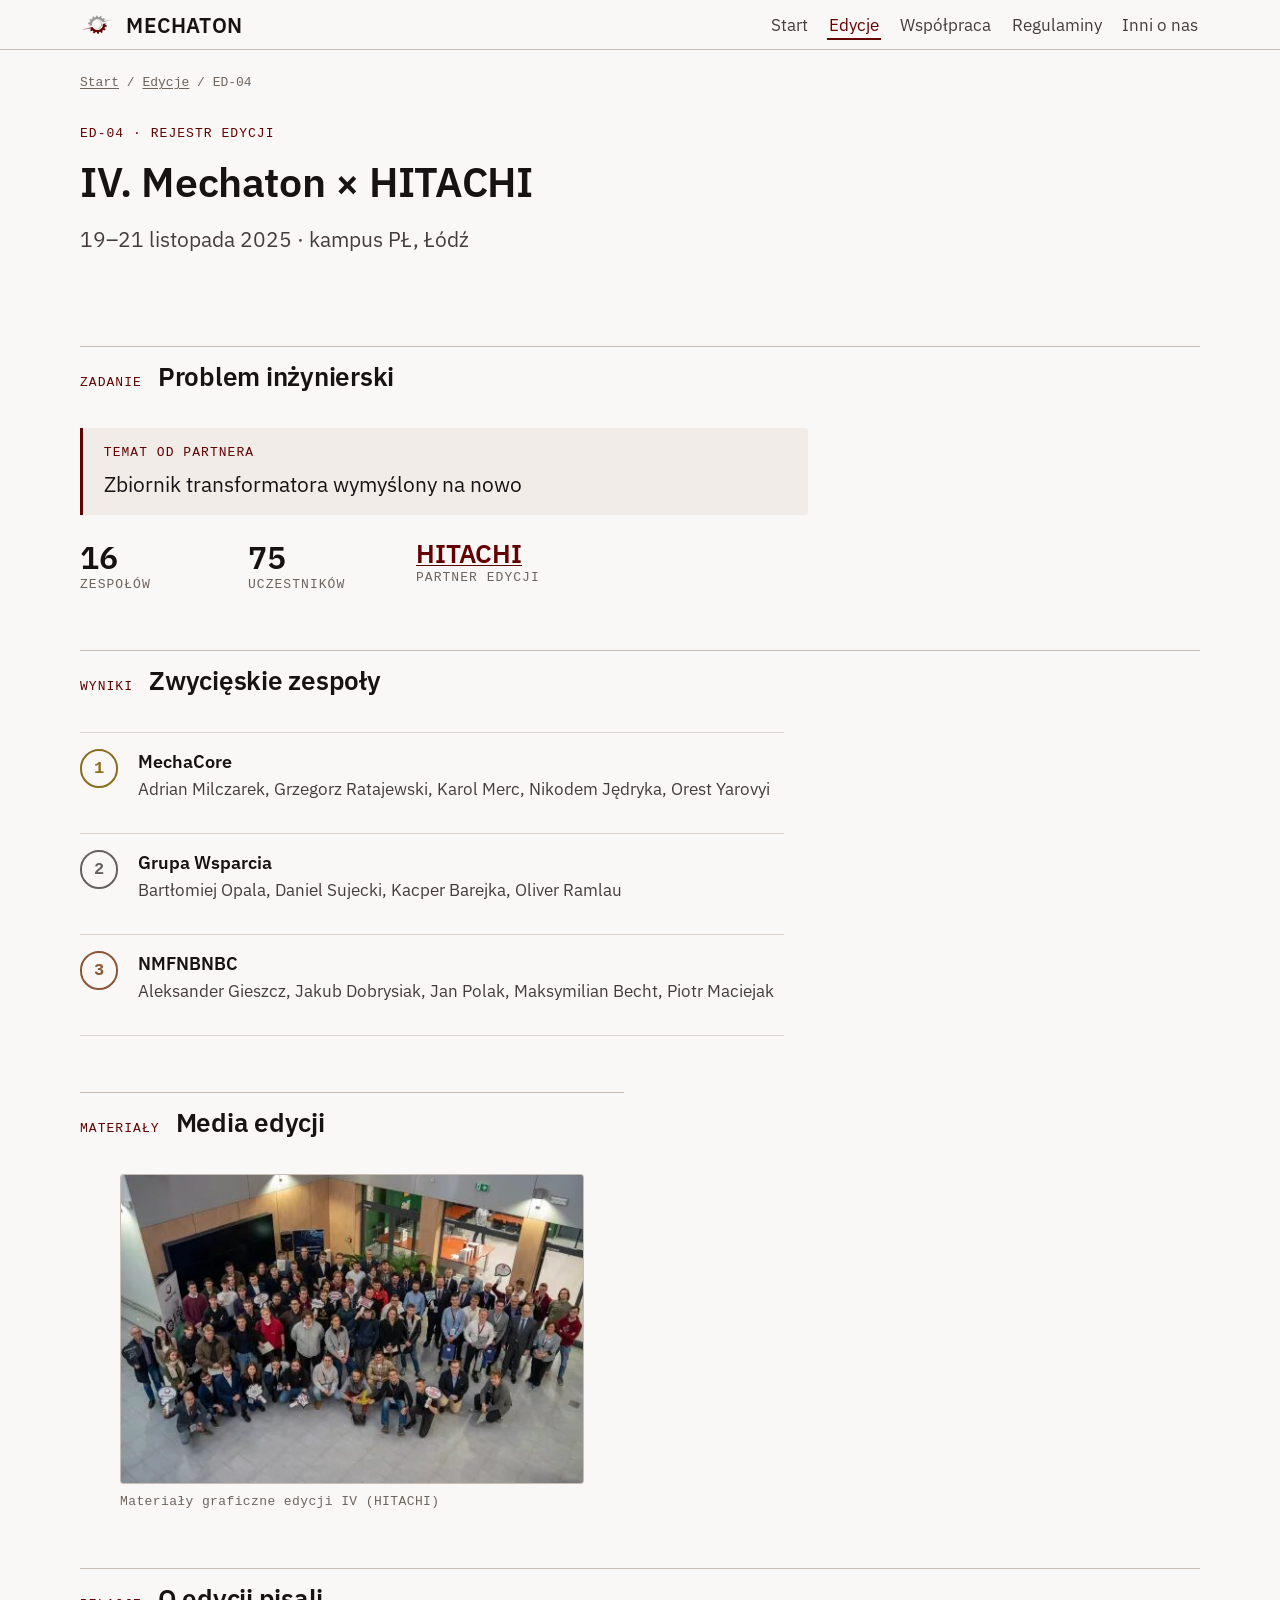
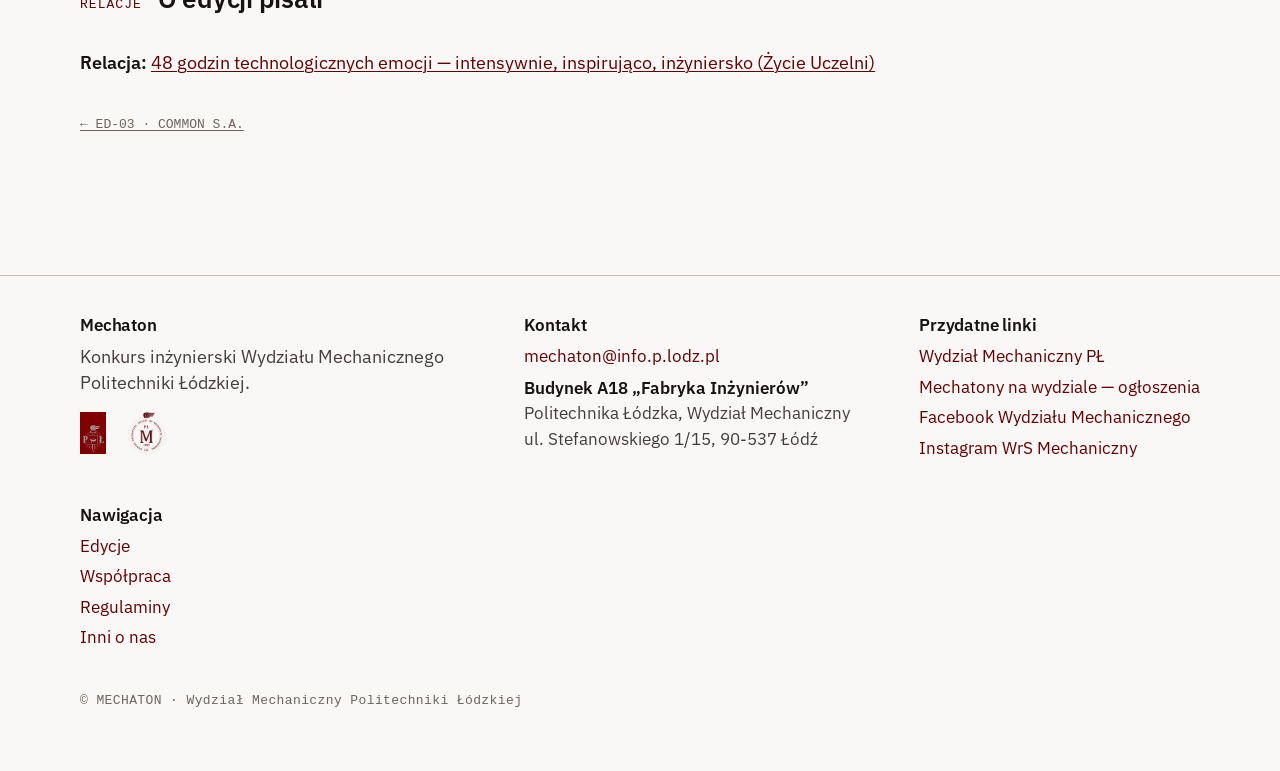
<file: edycje/ED-04.html>
<!doctype html>
<html lang="pl">
<head>
<meta charset="utf-8">
<meta name="viewport" content="width=device-width, initial-scale=1">
<title>IV. Mechaton × HITACHI — edycja ED-04 | Mechaton</title>
<meta name="description" content="IV. Mechaton × HITACHI (19–21 listopada 2025): Zbiornik transformatora wymyślony na nowo">
<link rel="icon" type="image/jpeg" href="../media/favicon-mechaton.jpg">
<link rel="preload" href="../fonts/plex-sans-400.woff2" as="font" type="font/woff2" crossorigin>
<link rel="stylesheet" href="../styles.css">
<script src="../stan.js" defer></script>
<script src="../dane/edycje.js" defer></script>
<script src="../js/rdzen.js" defer></script>
</head>
<body>
<a class="skip-link" href="#tresc">Przejdź do treści</a>

<header class="site-header">
  <p class="statusbar" data-stan-statusbar hidden></p>
  <div class="container masthead">
    <a class="brand" href="../index.html">
      <img src="../media/logo-mechaton.png" alt="" width="56" height="56">
      <span class="brand-name">MECHATON</span>
    </a>
    <nav class="site-nav" aria-label="Nawigacja główna">
      <ul>
        <li><a href="../index.html">Start</a></li>
        <li><a href="./index.html" aria-current="page">Edycje</a></li>
        <li><a href="../wspolpraca.html">Współpraca</a></li>
        <li><a href="../regulaminy.html">Regulaminy</a></li>
        <li><a href="../inni-o-nas.html">Inni o nas</a></li>
      </ul>
    </nav>
  </div>
</header>

<main id="tresc" tabindex="-1">
  <div class="container">
    <p class="okruszki"><a href="../index.html">Start</a> / <a href="./index.html">Edycje</a> / ED-04</p>
    <article>
      <header class="hero" style="padding-top:1.2rem">
        <span class="etykieta">ED-04 · Rejestr edycji</span>
        <h1>IV. Mechaton × HITACHI</h1>
        <p class="edycja-meta" style="font-size:var(--step-1); color:var(--fg-soft)">19–21 listopada 2025 · kampus PŁ, Łódź</p>
      </header>

      <section aria-labelledby="zadanie-tytul">
        <div class="section-head">
          <span class="etykieta">Zadanie</span>
          <h2 id="zadanie-tytul">Problem inżynierski</h2>
        </div>
        <p class="zadanie"><span class="etykieta zadanie-etykieta">Temat od partnera</span>Zbiornik transformatora wymyślony na nowo</p>
        <div class="staty">
          <div class="fakta"><div class="stat-liczba">16</div><div class="stat-etykieta">Zespołów</div></div>
          <div class="fakta"><div class="stat-liczba">75</div><div class="stat-etykieta">Uczestników</div></div>
          <div class="fakta"><div class="stat-liczba" style="font-size:var(--step-2)"><a href="https://www.hitachi.com/pl-pl/">HITACHI</a></div><div class="stat-etykieta">Partner edycji</div></div>
        </div>
      </section>

      <section aria-labelledby="zwyciezcy-tytul">
        <div class="section-head">
          <span class="etykieta">Wyniki</span>
          <h2 id="zwyciezcy-tytul">Zwycięskie zespoły</h2>
        </div>
        <ol class="podium">
      <li><span class="medal medal-1" aria-hidden="true">1</span><div><p class="druzyna" style="margin:0">MechaCore</p><p class="czlonkowie">Adrian Milczarek, Grzegorz Ratajewski, Karol Merc, Nikodem Jędryka, Orest Yarovyi</p></div></li>
      <li><span class="medal medal-2" aria-hidden="true">2</span><div><p class="druzyna" style="margin:0">Grupa Wsparcia</p><p class="czlonkowie">Bartłomiej Opala, Daniel Sujecki, Kacper Barejka, Oliver Ramlau</p></div></li>
      <li><span class="medal medal-3" aria-hidden="true">3</span><div><p class="druzyna" style="margin:0">NMFNBNBC</p><p class="czlonkowie">Aleksander Gieszcz, Jakub Dobrysiak, Jan Polak, Maksymilian Becht, Piotr Maciejak</p></div></li>
        </ol>
      </section>



      <section class="media-edycji" aria-labelledby="media-tytul">
        <div class="section-head">
          <span class="etykieta">Materiały</span>
          <h2 id="media-tytul">Media edycji</h2>
        </div>
        <figure>
          <img loading="lazy" src="../media/edycje/ed-04-hitachi.jpg" alt="Materiały graficzne edycji IV (HITACHI)" width="480" height="360">
          <figcaption>Materiały graficzne edycji IV (HITACHI)</figcaption>
        </figure>
      </section>

      <section aria-labelledby="relacja-tytul">
        <div class="section-head">
          <span class="etykieta">Relacje</span>
          <h2 id="relacja-tytul">O edycji pisali</h2>
        </div>
        <p><strong>Relacja:</strong> <a href="https://www.zu.p.lodz.pl/48-godzin-technologicznych-emocji-intensywnie-inspirujaco-inzyniersko">48 godzin technologicznych emocji — intensywnie, inspirująco, inżyniersko (Życie Uczelni)</a></p>
      </section>

<p class="okruszki" style="display:flex; gap:1.5rem; justify-content:space-between"><span><a href="./ED-03.html">← ED-03 · COMMON S.A.</a></span></p>
    </article>
  </div>
</main>

<footer class="site-footer">
  <div class="container">
    <div class="stopka-grid">
      <div>
        <h2>Mechaton</h2>
        <p style="max-width:34ch; color:var(--fg-soft)">Konkurs inżynierski Wydziału
        Mechanicznego Politechniki Łódzkiej.</p>
        <div class="stopka-loga">
          <a href="https://p.lodz.pl/"><img src="../media/img/logo-plozdzk.jpg" alt="Politechnika Łódzka" width="70" height="70"></a>
          <a href="https://mechaniczny.p.lodz.pl/"><img src="../media/img/logo-wydzial-mechaniczny.png" alt="Wydział Mechaniczny PŁ" width="112" height="112"></a>
        </div>
      </div>
      <div class="kontakt-blok">
        <h2>Kontakt</h2>
        <ul>
          <li><a href="mailto:mechaton@info.p.lodz.pl">mechaton@info.p.lodz.pl</a></li>
          <li class="adres"><b>Budynek A18 „Fabryka Inżynierów”</b><br>
          Politechnika Łódzka, Wydział Mechaniczny<br>
          ul. Stefanowskiego 1/15, 90-537 Łódź</li>
        </ul>
      </div>
      <div>
        <h2>Przydatne linki</h2>
        <ul>
          <li><a href="https://mechaniczny.p.lodz.pl/">Wydział Mechaniczny PŁ</a></li>
          <li><a href="https://mechaniczny.p.lodz.pl/wydzial/mechatony-na-wydziale">Mechatony na wydziale — ogłoszenia</a></li>
          <li><a href="https://www.facebook.com/WydzialMechanicznyPL">Facebook Wydziału Mechanicznego</a></li>
          <li><a href="https://www.instagram.com/wrsmechaniczny/">Instagram WrS Mechaniczny</a></li>
        </ul>
      </div>
      <div>
        <h2>Nawigacja</h2>
        <ul>
          <li><a href="./index.html">Edycje</a></li>
          <li><a href="../wspolpraca.html">Współpraca</a></li>
          <li><a href="../regulaminy.html">Regulaminy</a></li>
          <li><a href="../inni-o-nas.html">Inni o nas</a></li>
        </ul>
      </div>
    </div>
    <p class="copyright">© MECHATON · Wydział Mechaniczny Politechniki Łódzkiej</p>
  </div>
</footer>
</body>
</html>
</file>
<file: styles.css>
/* ============================================================
   MECHATON — arkusz stylów
   Źródło prawdy: DESIGN.md (tokeny poniżej). Zakaz surowych hex
   poza tym blokiem (llm-pitfalls: hardcoded colors).
   Kierunek: „inżynierski editorial" — papier, tusz, bordo,
   hairline'y 1px zamiast cieni, mono-etykiety.
   ============================================================ */

:root {
  /* paleta (DESIGN.md §Tokens) */
  --bg: #faf8f6;
  --bg-sunk: #f1ece7;        /* zatopione pola: karty kodu, tablice */
  --fg: #171214;
  --fg-soft: #453c3f;        /* tekst wtórny wzmocniony (kontrast >7:1) */
  --accent: #630102;         /* bordo — jedyny akcent tożsamości */
  --accent-strong: #4c0102;  /* hover linków/przycisków */
  --muted: #6e645e;          /* metadane, podpisy */
  --line: #ddd5cf;           /* hairline */
  --line-strong: #c9beb6;
  --gold: #8a6d1d;
  --silver: #666061;
  --bronze: #8a5636;

  /* typografia — skala modularna 1.25 (DESIGN.md §Type) */
  --step--1: 0.8125rem;   /* 13px — mono-etykiety, metadane */
  --step-0: 1rem;         /* 16px — body */
  --step-lf: 1.0625rem;   /* 17px — long-form */
  --step-1: 1.25rem;      /* 20px — lede */
  --step-2: 1.5625rem;    /* 25px — h2 */
  --step-3: 1.9531rem;    /* 31px — h1 podstron */
  --step-4: 2.4414rem;    /* 39px — display hero */

  --font-sans: "IBM Plex Sans", "Plex Sans", Arial, "Helvetica Neue", sans-serif;
  --font-mono: ui-monospace, "Cascadia Mono", Consolas, "Courier New", monospace;

  --radius: 3px;
  --measure: 66ch;         /* szerokość rodnika tekstu; weryfikacja CPL w VERIFY */
  --header-h: 4.5rem;
}

/* ---------- reset bazowy ---------- */
*, *::before, *::after { box-sizing: border-box; }
html { -webkit-text-size-adjust: 100%; }
body {
  margin: 0;
  background: var(--bg);
  color: var(--fg);
  font-family: var(--font-sans);
  font-size: var(--step-lf);
  line-height: 1.5;
  font-synthesis-weight: none;
}
img { max-width: 100%; height: auto; display: block; }
h1, h2, h3 {
  font-weight: 600;
  line-height: 1.15;
  text-wrap: balance;
  margin: 0 0 0.5em;
  letter-spacing: -0.01em;
}
h1 { font-size: var(--step-4); }
h2 { font-size: var(--step-2); }
h3 { font-size: var(--step-1); }
p { margin: 0 0 1em; }
a {
  color: var(--accent);
  text-decoration: underline;
  text-decoration-thickness: 1px;
  text-underline-offset: 2px;
  /* długie URL-e (np. w tekście regulaminów) łamią się zamiast rozpychać stronę */
  overflow-wrap: anywhere;
}
a:hover { color: var(--accent-strong); }
:focus-visible {
  outline: 2px solid var(--accent);
  outline-offset: 2px;
  border-radius: var(--radius);
}
.visually-hidden {
  position: absolute; width: 1px; height: 1px;
  margin: -1px; padding: 0; border: 0;
  clip-path: inset(50%); overflow: hidden; white-space: nowrap;
}
.skip-link {
  position: absolute; left: 1rem; top: -3rem; z-index: 100;
  background: var(--bg); border: 1px solid var(--line-strong);
  padding: 0.5rem 0.9rem; border-radius: var(--radius);
  transition: top 120ms ease;
}
.skip-link:focus { top: 0.5rem; }

/* ---------- etykiety mono (spec-sheet) ---------- */
.etykieta {
  font-family: var(--font-mono);
  font-size: var(--step--1);
  letter-spacing: 0.08em;
  text-transform: uppercase;
  color: var(--accent);
}

/* ---------- layout ---------- */
.container {
  max-width: 74rem;
  margin-inline: auto;
  padding-inline: clamp(1rem, 4vw, 2rem);
}
.prose { max-width: var(--measure); }
main { padding-bottom: 4rem; }
section { margin-top: 3.5rem; }
.section-head {
  display: flex; flex-wrap: wrap; align-items: baseline; gap: 0.5rem 1rem;
  border-top: 1px solid var(--line-strong);
  padding-top: 1rem; margin-bottom: 1.5rem;
}
.section-head .etykieta { flex-shrink: 0; }

/* ---------- nagłówek strony ---------- */
.site-header {
  border-bottom: 1px solid var(--line-strong);
  background: var(--bg);
  position: sticky; top: 0; z-index: 20;
}
.statusbar {
  font-family: var(--font-mono);
  font-size: var(--step--1);
  letter-spacing: 0.05em;
  padding: 0.45rem 0;
  border-bottom: 1px solid var(--line);
  color: var(--accent);
  background: var(--bg-sunk);
}
.statusbar[hidden] { display: none; }
.masthead {
  display: flex; align-items: center; justify-content: space-between;
  gap: 1rem; min-height: calc(var(--header-h) - 1.6rem);
  padding-block: 0.6rem; flex-wrap: wrap;
}
.brand {
  display: flex; align-items: center; gap: 0.7rem;
  text-decoration: none; color: var(--fg);
}
.brand img { width: 2.2rem; height: auto; }
.brand-name { font-weight: 600; font-size: var(--step-1); letter-spacing: 0.02em; }
.site-nav ul {
  list-style: none; display: flex; flex-wrap: wrap; gap: 0.25rem 1.1rem;
  margin: 0; padding: 0;
}
.site-nav a {
  text-decoration: none; color: var(--fg-soft);
  font-size: var(--step-0); padding: 0.35rem 0.1rem;
}
.site-nav a:hover { color: var(--accent); }
.site-nav a[aria-current="page"] {
  color: var(--accent);
  box-shadow: inset 0 -2px 0 var(--accent);
}

/* ---------- przyciski ---------- */
.btn {
  display: inline-block;
  font-family: var(--font-sans);
  font-size: var(--step-0); font-weight: 600;
  padding: 0.6rem 1.3rem;
  border-radius: var(--radius);
  border: 1px solid var(--accent);
  text-decoration: none; cursor: pointer;
}
.btn-solid { background: var(--accent); color: var(--bg); }
.btn-solid:hover { background: var(--accent-strong); border-color: var(--accent-strong); color: var(--bg); }
.btn-outline { background: transparent; color: var(--accent); }
.btn-outline:hover { background: var(--accent); color: var(--bg); }

/* ---------- hero ---------- */
.hero { padding-block: 3.2rem 1rem; }
.hero .etykieta { display: block; margin-bottom: 1rem; }
.hero h1 { max-width: 24ch; }
.hero .lede {
  font-size: var(--step-1); line-height: 1.45;
  max-width: 52ch; color: var(--fg-soft);
  margin: 1rem 0 1.8rem;
}
.hero-ctas { display: flex; flex-wrap: wrap; gap: 0.8rem; align-items: center; }
.hero-note { color: var(--muted); font-size: var(--step-0); margin-top: 0.9rem; }
.licznik {
  font-family: var(--font-mono);
  font-size: var(--step-1); color: var(--accent);
}
.licznik[hidden] { display: none; }

/* ---------- wiersze „dlaczego warto" (numeracja spec, nie karty z ikonami) ---------- */
.spec-list { list-style: none; margin: 0; padding: 0; max-width: 60rem; }
.spec-list li {
  display: grid; grid-template-columns: 4rem 1fr; gap: 1rem;
  padding: 1.2rem 0; border-top: 1px solid var(--line);
}
.spec-list li:last-child { border-bottom: 1px solid var(--line); }
.spec-num {
  font-family: var(--font-mono); font-size: var(--step-1);
  color: var(--accent);
}
.spec-list h3 { font-size: var(--step-1); margin-bottom: 0.3rem; }
.spec-list p { margin: 0; color: var(--fg-soft); max-width: 60ch; }

/* ---------- fakty kluczowe (48h / zespoły / kto) ---------- */
.fakty {
  display: flex; flex-wrap: wrap; gap: 2rem 3.5rem;
  border: 1px solid var(--line-strong); border-radius: var(--radius);
  padding: 1.4rem 1.6rem; margin-top: 2rem; background: var(--bg);
}
.fakta div { min-width: 8rem; }
.fakta-liczba {
  font-size: var(--step-3); font-weight: 600;
  font-variant-numeric: tabular-nums; line-height: 1.1;
}
.fakta-etykieta {
  font-family: var(--font-mono); font-size: var(--step--1);
  letter-spacing: 0.08em; text-transform: uppercase;
  color: var(--muted); margin-top: 0.25rem;
}

/* ---------- edycja: nagłówek, statystyki, podium ---------- */
.edycja-head { display: flex; flex-wrap: wrap; gap: 1.5rem 3rem; align-items: end; }
.edycja-meta { color: var(--muted); font-size: var(--step-0); }
.zadanie {
  border-left: 3px solid var(--accent);
  background: var(--bg-sunk);
  padding: 1rem 1.3rem; border-radius: 0 var(--radius) var(--radius) 0;
  font-size: var(--step-1); line-height: 1.45;
  max-width: 56ch;
}
.zadanie-etykieta { margin-bottom: 0.4rem; display: block; }
.staty { display: flex; flex-wrap: wrap; gap: 2.5rem; margin: 1.6rem 0; }
.stat-liczba {
  font-size: var(--step-3); font-weight: 600; line-height: 1.1;
  font-variant-numeric: tabular-nums;
}
.stat-etykieta {
  font-family: var(--font-mono); font-size: var(--step--1);
  letter-spacing: 0.08em; text-transform: uppercase; color: var(--muted);
}
.podium { list-style: none; margin: 0; padding: 0; max-width: 44rem; }
.podium li {
  display: grid; grid-template-columns: 2.6rem 1fr; gap: 1rem;
  padding: 1rem 0; border-top: 1px solid var(--line);
}
.podium li:last-child { border-bottom: 1px solid var(--line); }
.medal {
  width: 2.4rem; height: 2.4rem; border-radius: 50%;
  border: 2px solid currentColor;
  display: grid; place-items: center;
  font-family: var(--font-mono); font-weight: 600;
  font-variant-numeric: tabular-nums;
}
.medal-1 { color: var(--gold); }
.medal-2 { color: var(--silver); }
.medal-3 { color: var(--bronze); }
.druzyna { font-weight: 600; }
.czlonkowie { color: var(--fg-soft); font-size: var(--step-0); margin-top: 0.15rem; }
.wyroznienia ol { color: var(--fg-soft); padding-left: 1.2rem; }
.wyroznienia b { color: var(--fg); }

/* ---------- media edycji ---------- */
.media-edycji { max-width: 34rem; }
.media-edycji img { border: 1px solid var(--line-strong); border-radius: var(--radius); }
.media-edycji figcaption {
  color: var(--muted); font-size: var(--step--1);
  font-family: var(--font-mono); letter-spacing: 0.03em;
  margin-top: 0.5rem;
}
audio { width: 100%; max-width: 34rem; }

/* ---------- archiwum: karty edycji ---------- */
.archiwum { list-style: none; margin: 0; padding: 0; max-width: 60rem; }
.archiwum > li { border-top: 1px solid var(--line); }
.archiwum > li:last-child { border-bottom: 1px solid var(--line); }
.archiwum a.karta {
  display: grid; grid-template-columns: 5.5rem 1fr auto; gap: 1.2rem;
  align-items: baseline;
  padding: 1.3rem 0.3rem; text-decoration: none; color: var(--fg);
}
.archiwum a.karta:hover { background: var(--bg-sunk); }
.karta .rok {
  font-family: var(--font-mono); font-size: var(--step--1);
  color: var(--muted);
}
.karta .tytul { font-weight: 600; font-size: var(--step-1); }
.karta .temat { display: block; color: var(--fg-soft); font-weight: 400; font-size: var(--step-0); margin-top: 0.2rem; max-width: 60ch; }
.karta .strzalka { color: var(--accent); }

/* ---------- tabela historii partnerów ---------- */
/* wąskie ekrany: tabela przewija się wewnątrz wrappera (standardowy
   wzorzec responsywnych tabel), strona nie rozpycha się poziomo
   (finding recenzji UX P1, 2026-11-02) */
.tabela-przewijanie { overflow-x: auto; -webkit-overflow-scrolling: touch; }
.historia {
  width: 100%; max-width: 60rem; min-width: 34rem;
  border-collapse: collapse;
}
.historia caption {
  text-align: left; color: var(--muted);
  font-size: var(--step--1); font-family: var(--font-mono);
  letter-spacing: 0.08em; text-transform: uppercase;
  padding-bottom: 0.6rem;
}
.historia th {
  text-align: left; font-size: var(--step--1); font-weight: 600;
  font-family: var(--font-mono); letter-spacing: 0.06em;
  text-transform: uppercase; color: var(--muted);
  border-bottom: 1px solid var(--line-strong);
  padding: 0.5rem 0.8rem 0.5rem 0;
}
.historia td {
  padding: 0.75rem 0.8rem 0.75rem 0; vertical-align: top;
  border-bottom: 1px solid var(--line); font-size: var(--step-0);
}
.historia td:first-child { font-family: var(--font-mono); color: var(--accent); font-variant-numeric: tabular-nums; }
.historia td:nth-child(2) { font-weight: 600; }
/* nowrap (etykieta edycji, partner) tylko tam, gdzie się mieści —
   na wąskich ekranach komórki zawijają (min-content tabeli nie rozpycha strony) */
@media (min-width: 641px) {
  .historia td:first-child, .historia td:nth-child(2) { white-space: nowrap; }
}

/* ---------- listy korzyści (współpraca) ---------- */
.korzyści { padding-left: 1.2rem; color: var(--fg-soft); max-width: 62ch; }
.korzyści li { margin-bottom: 0.45rem; }
.korzyści li::marker { color: var(--accent); }

/* ---------- dokumenty (regulaminy) ---------- */
.dokument {
  border: 1px solid var(--line-strong); border-radius: var(--radius);
  padding: 1.2rem 1.4rem; max-width: 40rem; margin-bottom: 1.2rem;
}
.dokument .typ {
  font-family: var(--font-mono); font-size: var(--step--1);
  color: var(--muted); letter-spacing: 0.05em;
}
.dokument h3 { margin: 0.4rem 0 0.6rem; }
.dokument p { color: var(--fg-soft); font-size: var(--step-0); margin-bottom: 0.6rem; }
.dokument .rozmiar { color: var(--muted); font-family: var(--font-mono); font-size: var(--step--1); }

/* ---------- artykuły zewnętrzne (inni o nas) ---------- */
.zrodla { list-style: none; margin: 0; padding: 0; max-width: 60rem; }
.zrodla > li { border-top: 1px solid var(--line); }
.zrodla > li:last-child { border-bottom: 1px solid var(--line); }
.zrodla a {
  display: block; padding: 1.2rem 0.3rem;
  text-decoration: none; color: var(--fg);
}
.zrodla a:hover { background: var(--bg-sunk); }
.zrodla .serwis {
  font-family: var(--font-mono); font-size: var(--step--1);
  letter-spacing: 0.06em; text-transform: uppercase; color: var(--muted);
  display: block; margin-bottom: 0.3rem;
}
.zrodla .tytul { font-weight: 600; font-size: var(--step-0); }

/* ---------- formularz kontaktowy / adres ---------- */
.kontakt-blok { max-width: 34rem; }
.adres { color: var(--fg-soft); font-style: normal; line-height: 1.6; }
.adres b { color: var(--fg); }

/* ---------- stopka ---------- */
.site-footer {
  border-top: 1px solid var(--line-strong);
  padding: 2.5rem 0 3rem; margin-top: 4rem;
  background: var(--bg);
}
.stopka-grid {
  display: flex; flex-wrap: wrap; gap: 2.5rem 4rem;
  justify-content: space-between;
}
.stopka-grid h2 { font-size: var(--step-0); margin-bottom: 0.6rem; }
.stopka-grid ul { list-style: none; margin: 0; padding: 0; }
.stopka-grid li { margin-bottom: 0.4rem; color: var(--fg-soft); font-size: var(--step-0); }
.stopka-grid a { text-decoration: none; }
.stopka-grid a:hover { text-decoration: underline; }
.stopka-loga { display: flex; gap: 1.2rem; align-items: center; }
.stopka-loga img { height: 2.6rem; width: auto; }
.copyright {
  margin-top: 2.2rem; color: var(--muted);
  font-size: var(--step--1); font-family: var(--font-mono);
  letter-spacing: 0.03em;
}

/* ---------- nawigacja okruszkowa ---------- */
.okruszki {
  font-size: var(--step--1); font-family: var(--font-mono);
  color: var(--muted); padding-top: 1.4rem;
}
.okruszki a { color: var(--muted); }
.okruszki a:hover { color: var(--accent); }

/* ---------- responsywność ---------- */
@media (max-width: 640px) {
  body { font-size: 1rem; }
  h1 { font-size: var(--step-3); }
  .hero { padding-block: 2.2rem 0.5rem; }
  .spec-list li { grid-template-columns: 3rem 1fr; }
  .archiwum a.karta { grid-template-columns: 1fr; gap: 0.3rem; }
  .staty { gap: 1.6rem; }
  .stopka-loga img { height: 2rem; }
}
@media (min-width: 641px) {
  body { font-size: var(--step-lf); }
}

/* ---------- ruch ---------- */
@media (prefers-reduced-motion: reduce) {
  *, *::before, *::after {
    animation-duration: 0.01ms !important;
    animation-iteration-count: 1 !important;
    transition-duration: 0.01ms !important;
    scroll-behavior: auto !important;
  }
}

/* ---------- fallback fontów (swap bez CLS; test fonts-blocked w VERIFY) ---------- */
@font-face {
  font-family: "IBM Plex Sans";
  src: url("./fonts/plex-sans-400.woff2") format("woff2");
  font-weight: 400; font-style: normal; font-display: swap;
  size-adjust: 104%; ascent-override: 100%; descent-override: 26%; line-gap-override: 0%;
}
@font-face {
  font-family: "IBM Plex Sans";
  src: url("./fonts/plex-sans-600.woff2") format("woff2");
  font-weight: 600; font-style: normal; font-display: swap;
  size-adjust: 104%; ascent-override: 100%; descent-override: 26%; line-gap-override: 0%;
}
</file>
